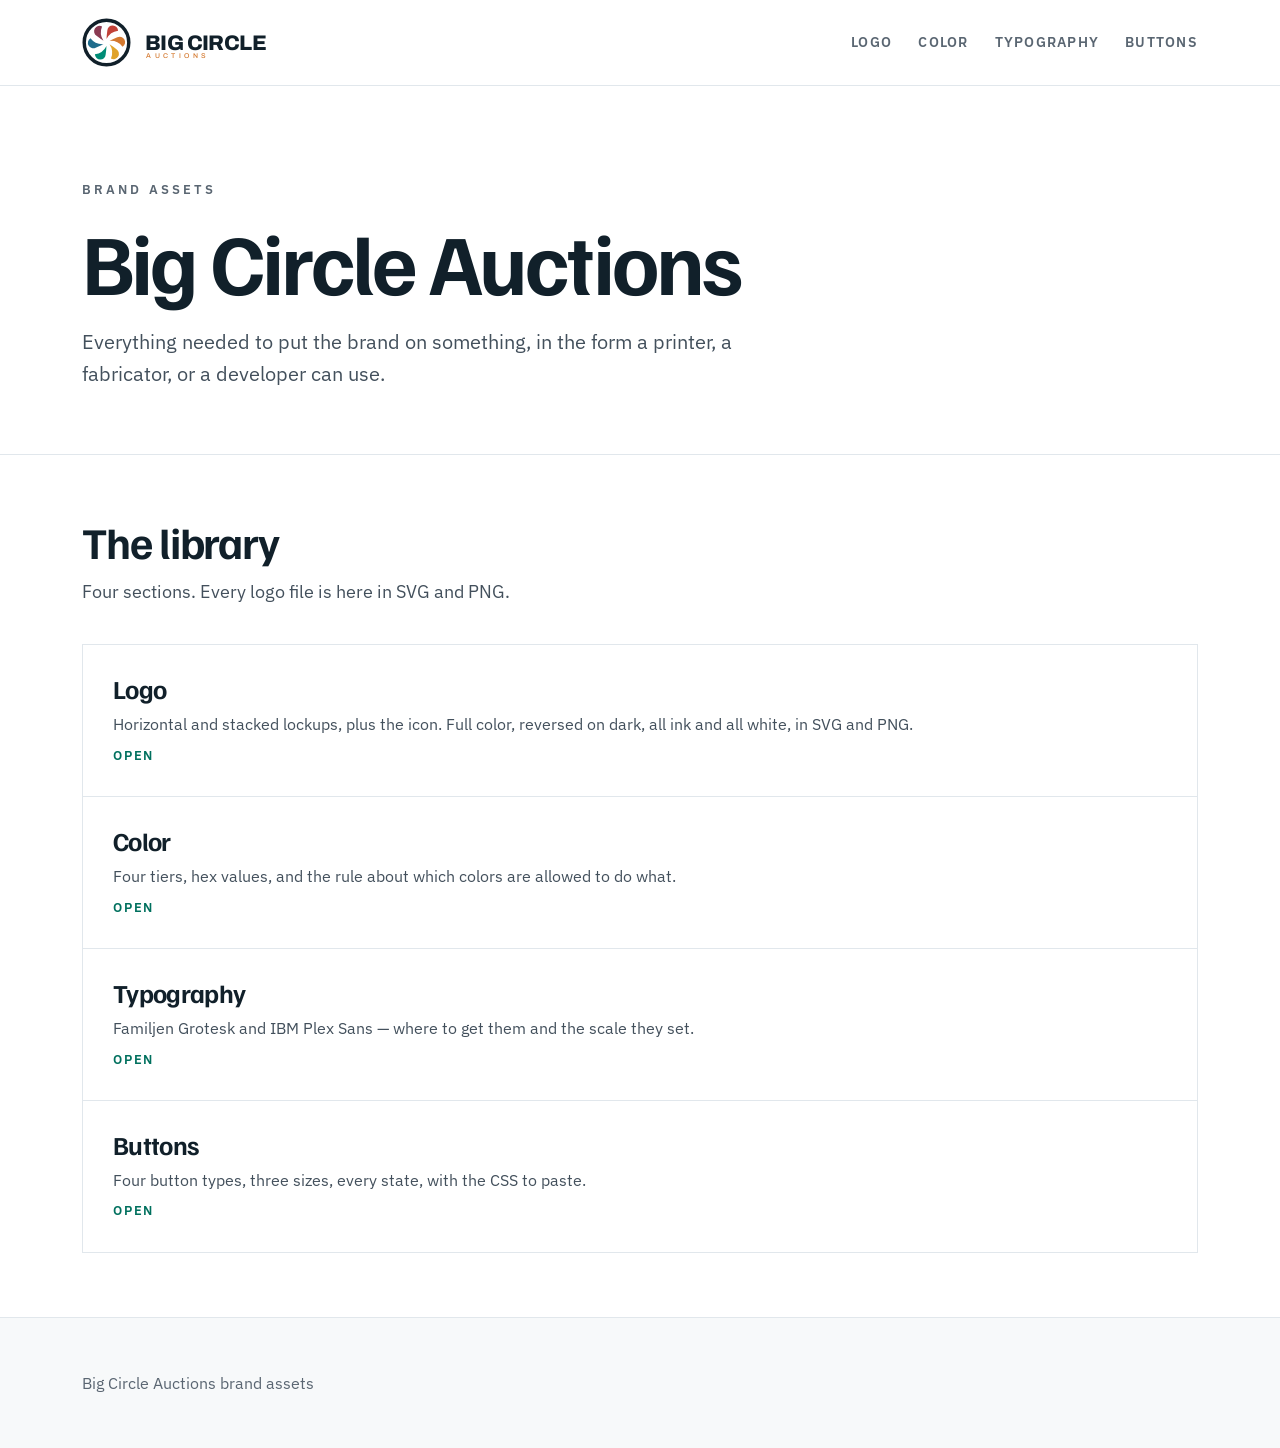
<file: index.html>
<!DOCTYPE html>
<html lang="en">
<head>
<meta charset="utf-8">
<meta name="viewport" content="width=device-width, initial-scale=1.0">
<title>Big Circle Auctions — Brand Assets</title>
<meta name="description" content="Big Circle Auctions brand assets — logo, color, usage, typography and buttons, ready to download.">
<link rel="icon" href="assets/logo/favicon.svg" type="image/svg+xml">
<link rel="preconnect" href="https://fonts.googleapis.com">
<link rel="preconnect" href="https://fonts.gstatic.com" crossorigin>
<link rel="stylesheet" href="https://fonts.googleapis.com/css2?family=Archivo:wght@400;500;600;700;800&family=Familjen+Grotesk:wght@400;500;600;700&family=IBM+Plex+Sans:wght@400;500;600&display=swap">
<link rel="stylesheet" href="style.css">
</head>
<body>
<header class="mast"><div class="wrap">
  <a class="home" href="index.html"><svg class="lockup" xmlns="http://www.w3.org/2000/svg" viewBox="0 0 376.5 100" role="img" aria-label="Big Circle Auctions"> <circle cx="50" cy="50" r="45.5" fill="none" stroke="#11202A" stroke-width="7"></circle><path fill="#C24138" d="M50 42.8A216.07 216.07 0 0 1 51.69 25.53A11 11 0 0 1 73.67 25.83A31.02 31.02 0 0 0 50 42.8Z"></path><path fill="#D4792F" d="M56.24 46.4A216.07 216.07 0 0 1 72.04 39.23A11 11 0 0 1 82.76 58.42A31.02 31.02 0 0 0 56.24 46.4Z"></path><path fill="#E0A32B" d="M56.24 53.6A216.07 216.07 0 0 1 70.35 63.7A11 11 0 0 1 59.09 82.58A31.02 31.02 0 0 0 56.24 53.6Z"></path><path fill="#008C76" d="M50 57.2A216.07 216.07 0 0 1 48.31 74.47A11 11 0 0 1 26.33 74.17A31.02 31.02 0 0 0 50 57.2Z"></path><path fill="#1F6C8C" d="M43.76 53.6A216.07 216.07 0 0 1 27.96 60.77A11 11 0 0 1 17.24 41.58A31.02 31.02 0 0 0 43.76 53.6Z"></path><path fill="#8A3A52" d="M43.76 46.4A216.07 216.07 0 0 1 29.65 36.3A11 11 0 0 1 40.91 17.42A31.02 31.02 0 0 0 43.76 46.4Z"></path> <text x="128" y="65.5" textLength="248.34" lengthAdjust="spacing" font-family="Archivo, 'Archivo Black', Helvetica Neue, Helvetica, Arial, sans-serif" font-size="43.1" font-weight="800" letter-spacing="-0.9482" fill="#11202A">BIG CIRCLE</text> <text x="130.9" y="82.1" textLength="129.37" lengthAdjust="spacing" font-family="Archivo, 'Archivo Black', Helvetica Neue, Helvetica, Arial, sans-serif" font-size="14.08" font-weight="500" letter-spacing="7.04" fill="#D4792F">AUCTIONS</text> </svg></a>
  <nav>
    <a href="logo/index.html">Logo</a>
    <a href="color/index.html">Color</a>
    <a href="typography/index.html">Typography</a>
    <a href="buttons/index.html">Buttons</a>
  </nav>
</div></header>

<div class="hero"><div class="wrap">
  <span class="eyebrow">Brand assets</span>
  <h1>Big Circle Auctions</h1>
  <p class="lede">Everything needed to put the brand on something, in the form a printer, a fabricator, or a developer can use.</p>
</div></div>
<section><div class="wrap">
  <h2>The library</h2>
  <p class="sub">Four sections. Every logo file is here in SVG and PNG.</p>
  <div class="cards">
  <a class="card" href="logo/index.html"><span class="k">Logo</span><p>Horizontal and stacked lockups, plus the icon. Full color, reversed on dark, all ink and all white, in SVG and PNG.</p><span class="go">Open</span></a>
  <a class="card" href="color/index.html"><span class="k">Color</span><p>Four tiers, hex values, and the rule about which colors are allowed to do what.</p><span class="go">Open</span></a>
  <a class="card" href="typography/index.html"><span class="k">Typography</span><p>Familjen Grotesk and IBM Plex Sans — where to get them and the scale they set.</p><span class="go">Open</span></a>
  <a class="card" href="buttons/index.html"><span class="k">Buttons</span><p>Four button types, three sizes, every state, with the CSS to paste.</p><span class="go">Open</span></a>
  </div>
</div></section>
<footer><div class="wrap">
  <span>Big Circle Auctions brand assets</span>
</div></footer>
</body>
</html>
</file>
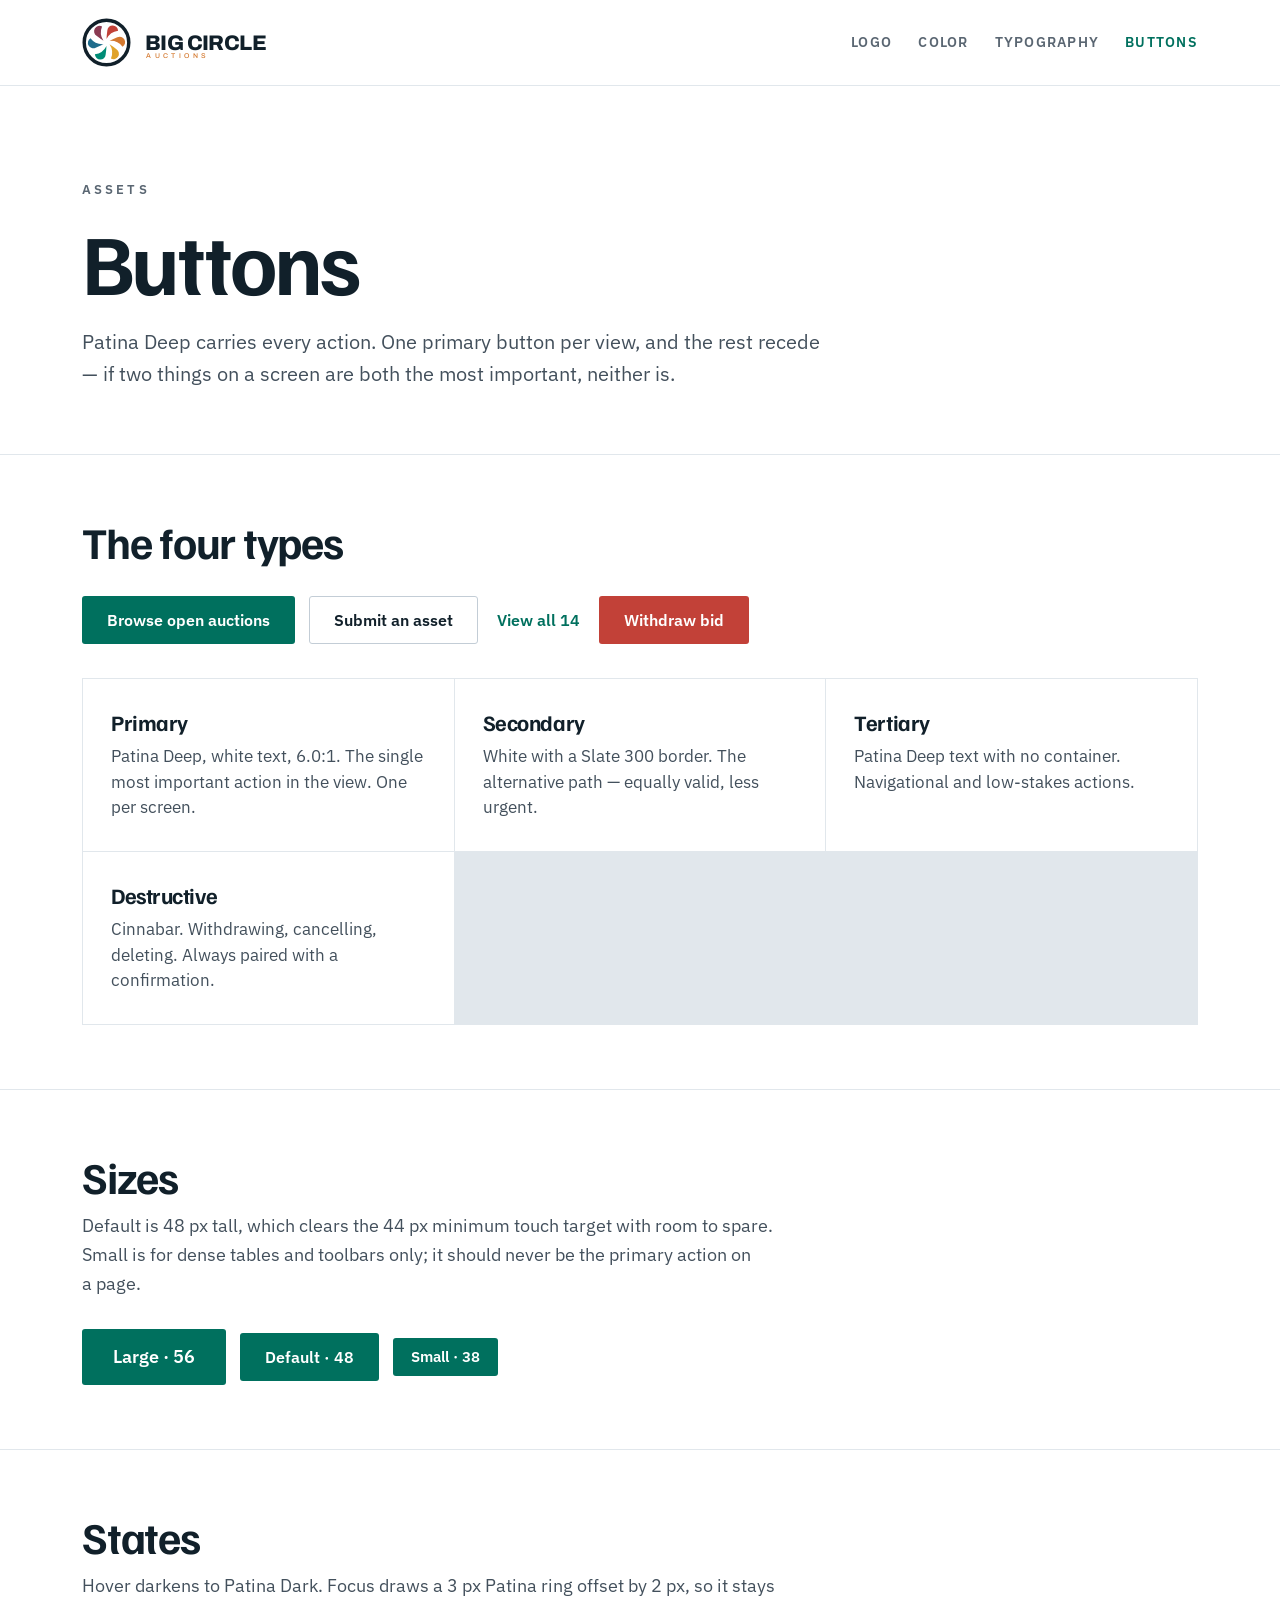
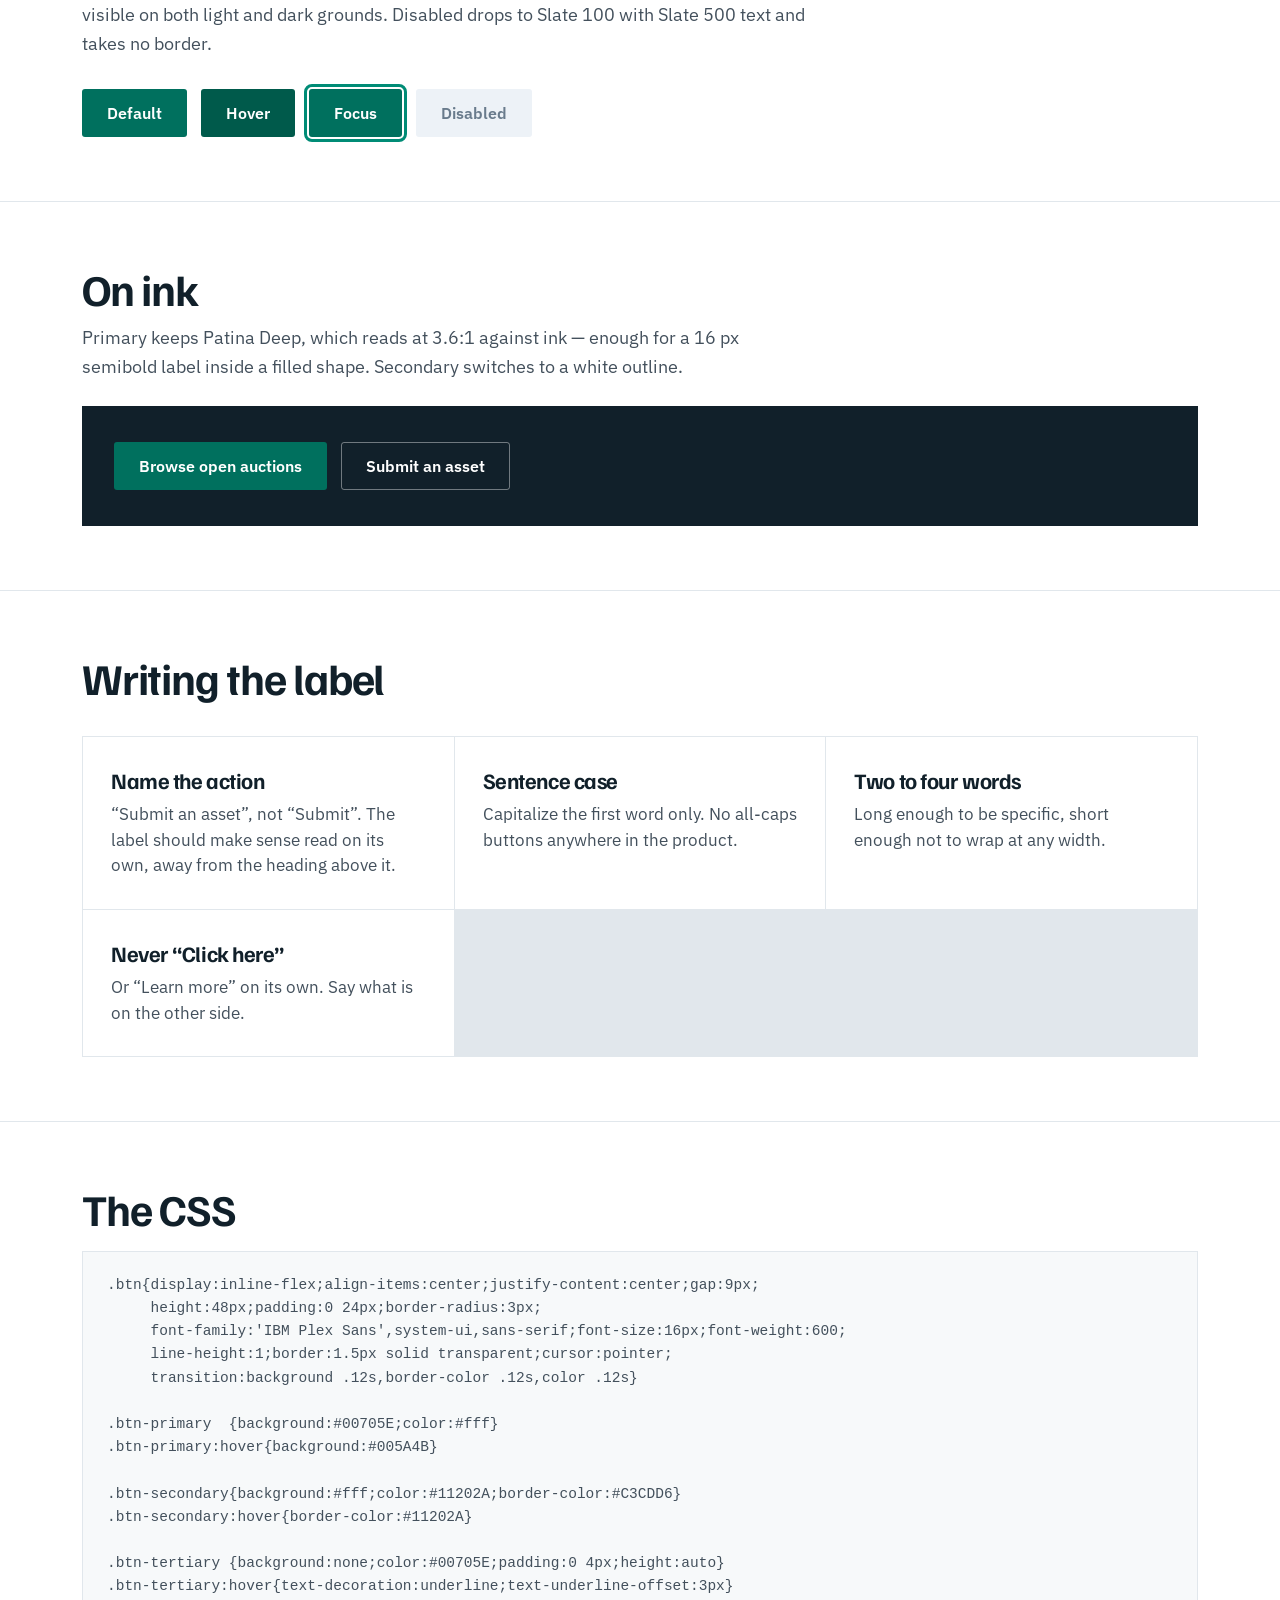
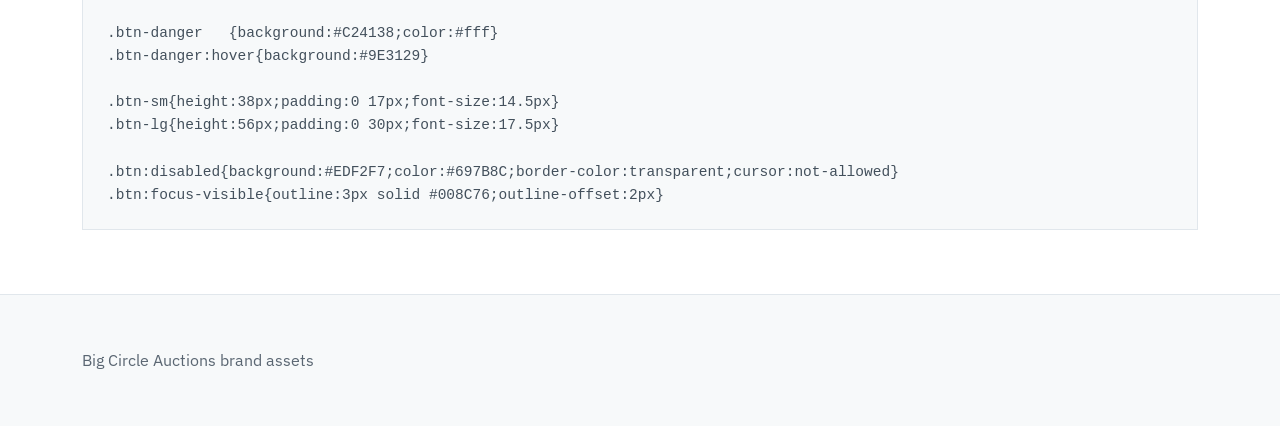
<file: buttons/index.html>
<!DOCTYPE html>
<html lang="en">
<head>
<meta charset="utf-8">
<meta name="viewport" content="width=device-width, initial-scale=1.0">
<title>Big Circle Auctions — Buttons</title>
<meta name="description" content="Big Circle Auctions button styles — four types, three sizes, every state, with CSS.">
<link rel="icon" href="../assets/logo/favicon.svg" type="image/svg+xml">
<link rel="preconnect" href="https://fonts.googleapis.com">
<link rel="preconnect" href="https://fonts.gstatic.com" crossorigin>
<link rel="stylesheet" href="https://fonts.googleapis.com/css2?family=Archivo:wght@400;500;600;700;800&family=Familjen+Grotesk:wght@400;500;600;700&family=IBM+Plex+Sans:wght@400;500;600&display=swap">
<link rel="stylesheet" href="../style.css">
</head>
<body>
<header class="mast"><div class="wrap">
  <a class="home" href="../index.html"><svg class="lockup" xmlns="http://www.w3.org/2000/svg" viewBox="0 0 376.5 100" role="img" aria-label="Big Circle Auctions"> <circle cx="50" cy="50" r="45.5" fill="none" stroke="#11202A" stroke-width="7"></circle><path fill="#C24138" d="M50 42.8A216.07 216.07 0 0 1 51.69 25.53A11 11 0 0 1 73.67 25.83A31.02 31.02 0 0 0 50 42.8Z"></path><path fill="#D4792F" d="M56.24 46.4A216.07 216.07 0 0 1 72.04 39.23A11 11 0 0 1 82.76 58.42A31.02 31.02 0 0 0 56.24 46.4Z"></path><path fill="#E0A32B" d="M56.24 53.6A216.07 216.07 0 0 1 70.35 63.7A11 11 0 0 1 59.09 82.58A31.02 31.02 0 0 0 56.24 53.6Z"></path><path fill="#008C76" d="M50 57.2A216.07 216.07 0 0 1 48.31 74.47A11 11 0 0 1 26.33 74.17A31.02 31.02 0 0 0 50 57.2Z"></path><path fill="#1F6C8C" d="M43.76 53.6A216.07 216.07 0 0 1 27.96 60.77A11 11 0 0 1 17.24 41.58A31.02 31.02 0 0 0 43.76 53.6Z"></path><path fill="#8A3A52" d="M43.76 46.4A216.07 216.07 0 0 1 29.65 36.3A11 11 0 0 1 40.91 17.42A31.02 31.02 0 0 0 43.76 46.4Z"></path> <text x="128" y="65.5" textLength="248.34" lengthAdjust="spacing" font-family="Archivo, 'Archivo Black', Helvetica Neue, Helvetica, Arial, sans-serif" font-size="43.1" font-weight="800" letter-spacing="-0.9482" fill="#11202A">BIG CIRCLE</text> <text x="130.9" y="82.1" textLength="129.37" lengthAdjust="spacing" font-family="Archivo, 'Archivo Black', Helvetica Neue, Helvetica, Arial, sans-serif" font-size="14.08" font-weight="500" letter-spacing="7.04" fill="#D4792F">AUCTIONS</text> </svg></a>
  <nav>
    <a href="../logo/index.html">Logo</a>
    <a href="../color/index.html">Color</a>
    <a href="../typography/index.html">Typography</a>
    <a href="../buttons/index.html" aria-current="page">Buttons</a>
  </nav>
</div></header>

<div class="hero"><div class="wrap">
  <span class="eyebrow">Assets</span>
  <h1>Buttons</h1>
  <p class="lede">Patina Deep carries every action. One primary button per view, and the rest recede &mdash; if two things on a screen are both the most important, neither is.</p>
</div></div>
<section><div class="wrap">
  <h2>The four types</h2>
  <div class="btnrow">
    <button class="btn btn-primary" type="button">Browse open auctions</button>
    <button class="btn btn-secondary" type="button">Submit an asset</button>
    <button class="btn btn-tertiary" type="button">View all 14</button>
    <button class="btn btn-danger" type="button">Withdraw bid</button>
  </div>
  <div class="rules">
    <div><h4>Primary</h4><p>Patina Deep, white text, 6.0:1. The single most important action in the view. One per screen.</p></div>
    <div><h4>Secondary</h4><p>White with a Slate 300 border. The alternative path &mdash; equally valid, less urgent.</p></div>
    <div><h4>Tertiary</h4><p>Patina Deep text with no container. Navigational and low-stakes actions.</p></div>
    <div><h4>Destructive</h4><p>Cinnabar. Withdrawing, cancelling, deleting. Always paired with a confirmation.</p></div>
  </div>
</div></section>
<section><div class="wrap">
  <h2>Sizes</h2>
  <p class="sub">Default is 48&nbsp;px tall, which clears the 44&nbsp;px minimum touch target with room to spare. Small is for dense tables and toolbars only; it should never be the primary action on a page.</p>
  <div class="btnrow">
    <button class="btn btn-primary btn-lg" type="button">Large &middot; 56</button>
    <button class="btn btn-primary" type="button">Default &middot; 48</button>
    <button class="btn btn-primary btn-sm" type="button">Small &middot; 38</button>
  </div>
</div></section>
<section><div class="wrap">
  <h2>States</h2>
  <p class="sub">Hover darkens to Patina Dark. Focus draws a 3&nbsp;px Patina ring offset by 2&nbsp;px, so it stays visible on both light and dark grounds. Disabled drops to Slate 100 with Slate 500 text and takes no border.</p>
  <div class="btnrow">
    <button class="btn btn-primary" type="button">Default</button>
    <button class="btn btn-primary" type="button" style="background:#005A4B">Hover</button>
    <button class="btn btn-primary" type="button" style="outline:3px solid #008C76;outline-offset:2px">Focus</button>
    <button class="btn btn-primary" type="button" disabled>Disabled</button>
  </div>
</div></section>
<section><div class="wrap">
  <h2>On ink</h2>
  <p class="sub">Primary keeps Patina Deep, which reads at 3.6:1 against ink &mdash; enough for a 16&nbsp;px semibold label inside a filled shape. Secondary switches to a white outline.</p>
  <div class="onink">
    <div class="btnrow" style="margin-top:0">
      <button class="btn btn-primary" type="button">Browse open auctions</button>
      <button class="btn btn-secondary" type="button">Submit an asset</button>
    </div>
  </div>
</div></section>
<section><div class="wrap">
  <h2>Writing the label</h2>
  <div class="rules">
    <div><h4>Name the action</h4><p>&ldquo;Submit an asset&rdquo;, not &ldquo;Submit&rdquo;. The label should make sense read on its own, away from the heading above it.</p></div>
    <div><h4>Sentence case</h4><p>Capitalize the first word only. No all-caps buttons anywhere in the product.</p></div>
    <div><h4>Two to four words</h4><p>Long enough to be specific, short enough not to wrap at any width.</p></div>
    <div><h4>Never &ldquo;Click here&rdquo;</h4><p>Or &ldquo;Learn more&rdquo; on its own. Say what is on the other side.</p></div>
  </div>
</div></section>
<section><div class="wrap">
  <h2>The CSS</h2>
  <pre>.btn{display:inline-flex;align-items:center;justify-content:center;gap:9px;
     height:48px;padding:0 24px;border-radius:3px;
     font-family:'IBM Plex Sans',system-ui,sans-serif;font-size:16px;font-weight:600;
     line-height:1;border:1.5px solid transparent;cursor:pointer;
     transition:background .12s,border-color .12s,color .12s}

.btn-primary  {background:#00705E;color:#fff}
.btn-primary:hover{background:#005A4B}

.btn-secondary{background:#fff;color:#11202A;border-color:#C3CDD6}
.btn-secondary:hover{border-color:#11202A}

.btn-tertiary {background:none;color:#00705E;padding:0 4px;height:auto}
.btn-tertiary:hover{text-decoration:underline;text-underline-offset:3px}

.btn-danger   {background:#C24138;color:#fff}
.btn-danger:hover{background:#9E3129}

.btn-sm{height:38px;padding:0 17px;font-size:14.5px}
.btn-lg{height:56px;padding:0 30px;font-size:17.5px}

.btn:disabled{background:#EDF2F7;color:#697B8C;border-color:transparent;cursor:not-allowed}
.btn:focus-visible{outline:3px solid #008C76;outline-offset:2px}</pre>
</div></section>

<footer><div class="wrap">
  <span>Big Circle Auctions brand assets</span>
</div></footer>
</body>
</html>
</file>
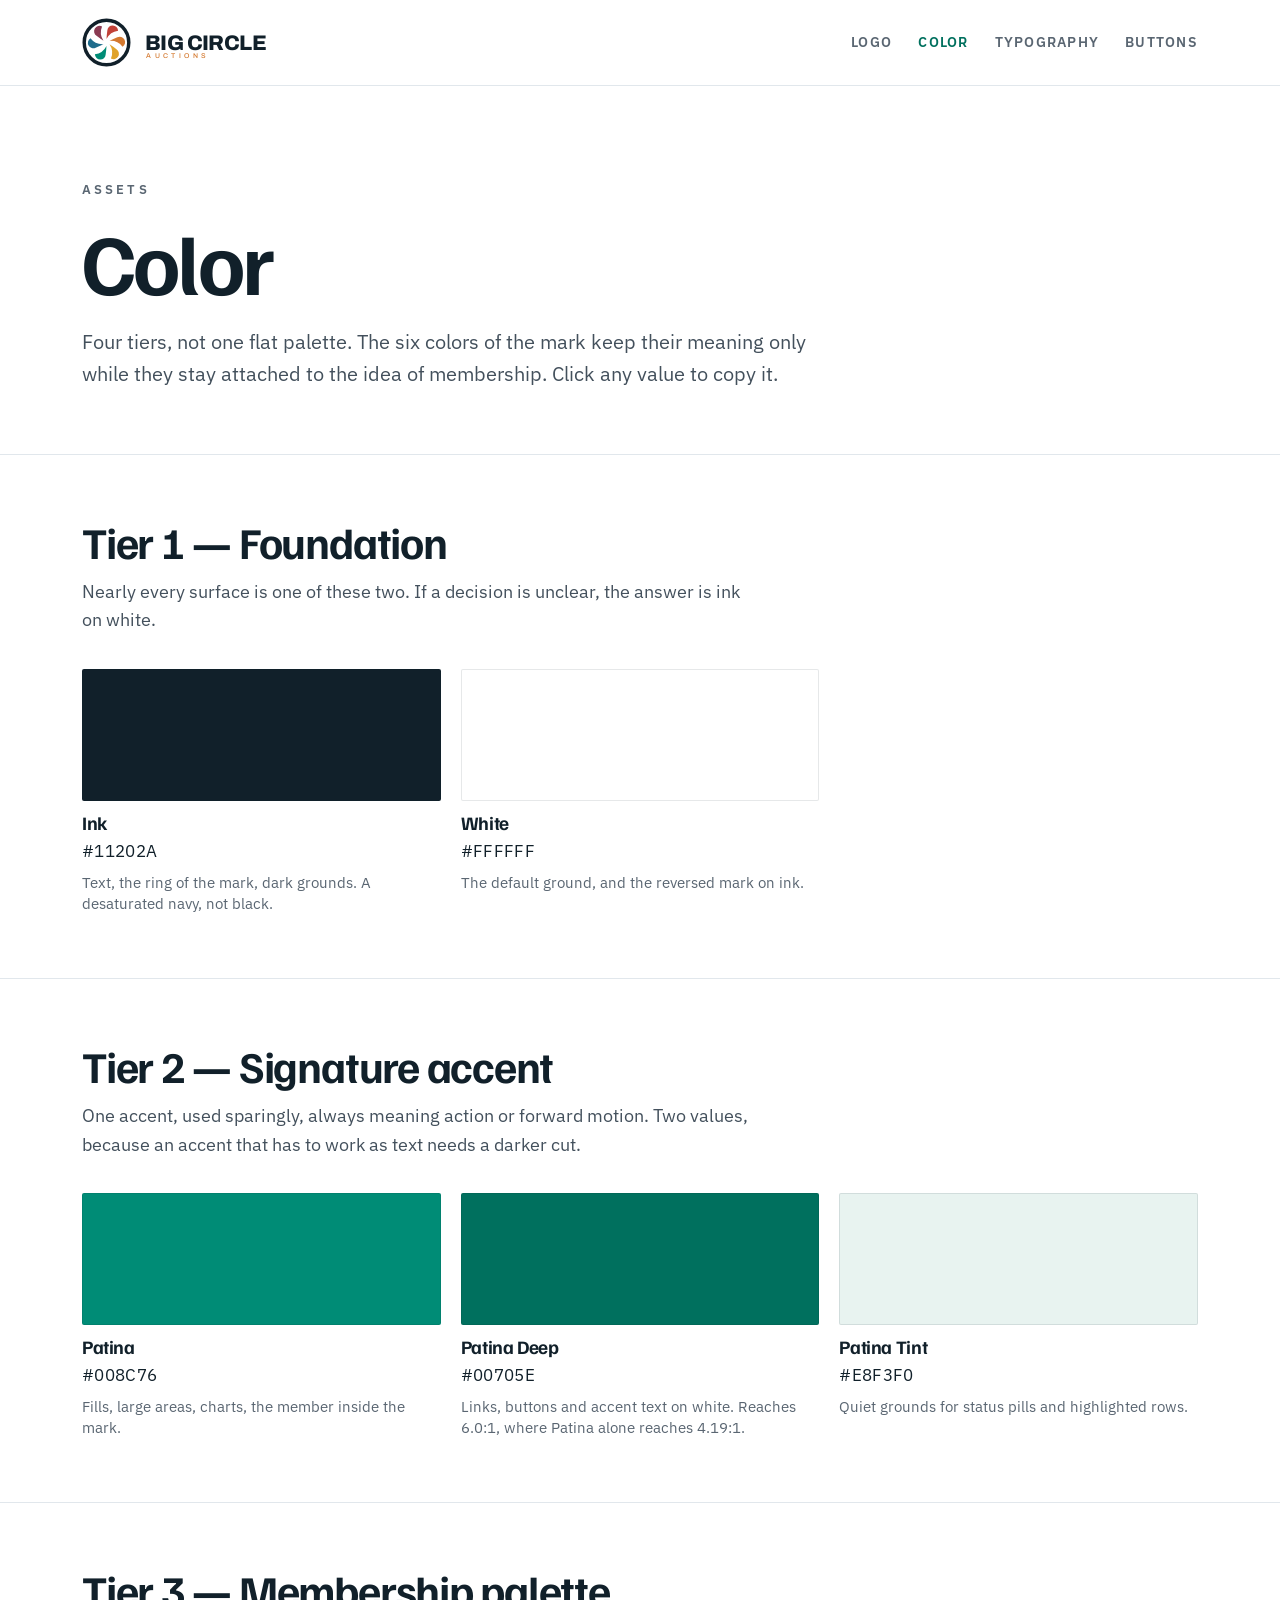
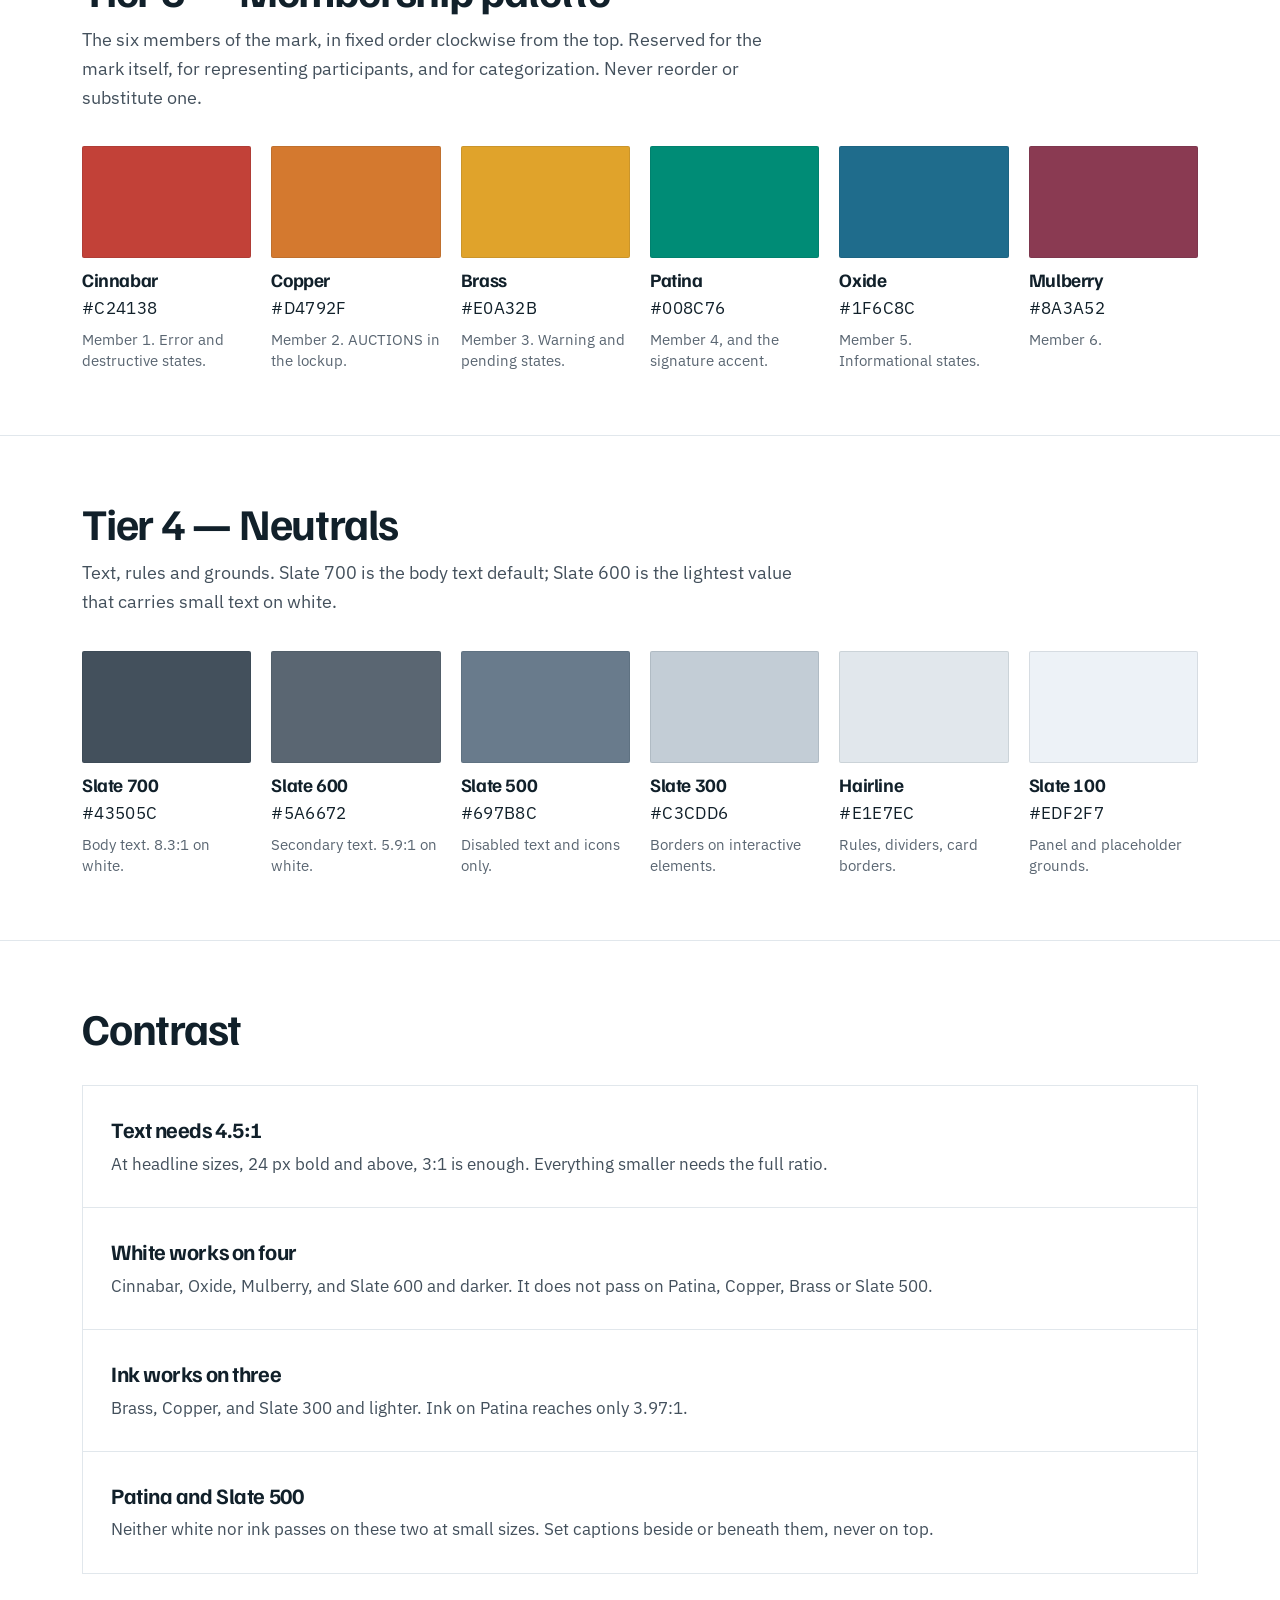
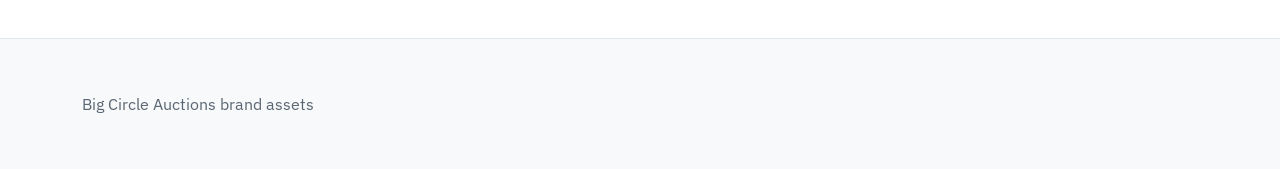
<file: color/index.html>
<!DOCTYPE html>
<html lang="en">
<head>
<meta charset="utf-8">
<meta name="viewport" content="width=device-width, initial-scale=1.0">
<title>Big Circle Auctions — Color</title>
<meta name="description" content="Big Circle Auctions color — four tiers, hex values, and the rules governing each.">
<link rel="icon" href="../assets/logo/favicon.svg" type="image/svg+xml">
<link rel="preconnect" href="https://fonts.googleapis.com">
<link rel="preconnect" href="https://fonts.gstatic.com" crossorigin>
<link rel="stylesheet" href="https://fonts.googleapis.com/css2?family=Archivo:wght@400;500;600;700;800&family=Familjen+Grotesk:wght@400;500;600;700&family=IBM+Plex+Sans:wght@400;500;600&display=swap">
<link rel="stylesheet" href="../style.css">
</head>
<body>
<header class="mast"><div class="wrap">
  <a class="home" href="../index.html"><svg class="lockup" xmlns="http://www.w3.org/2000/svg" viewBox="0 0 376.5 100" role="img" aria-label="Big Circle Auctions"> <circle cx="50" cy="50" r="45.5" fill="none" stroke="#11202A" stroke-width="7"></circle><path fill="#C24138" d="M50 42.8A216.07 216.07 0 0 1 51.69 25.53A11 11 0 0 1 73.67 25.83A31.02 31.02 0 0 0 50 42.8Z"></path><path fill="#D4792F" d="M56.24 46.4A216.07 216.07 0 0 1 72.04 39.23A11 11 0 0 1 82.76 58.42A31.02 31.02 0 0 0 56.24 46.4Z"></path><path fill="#E0A32B" d="M56.24 53.6A216.07 216.07 0 0 1 70.35 63.7A11 11 0 0 1 59.09 82.58A31.02 31.02 0 0 0 56.24 53.6Z"></path><path fill="#008C76" d="M50 57.2A216.07 216.07 0 0 1 48.31 74.47A11 11 0 0 1 26.33 74.17A31.02 31.02 0 0 0 50 57.2Z"></path><path fill="#1F6C8C" d="M43.76 53.6A216.07 216.07 0 0 1 27.96 60.77A11 11 0 0 1 17.24 41.58A31.02 31.02 0 0 0 43.76 53.6Z"></path><path fill="#8A3A52" d="M43.76 46.4A216.07 216.07 0 0 1 29.65 36.3A11 11 0 0 1 40.91 17.42A31.02 31.02 0 0 0 43.76 46.4Z"></path> <text x="128" y="65.5" textLength="248.34" lengthAdjust="spacing" font-family="Archivo, 'Archivo Black', Helvetica Neue, Helvetica, Arial, sans-serif" font-size="43.1" font-weight="800" letter-spacing="-0.9482" fill="#11202A">BIG CIRCLE</text> <text x="130.9" y="82.1" textLength="129.37" lengthAdjust="spacing" font-family="Archivo, 'Archivo Black', Helvetica Neue, Helvetica, Arial, sans-serif" font-size="14.08" font-weight="500" letter-spacing="7.04" fill="#D4792F">AUCTIONS</text> </svg></a>
  <nav>
    <a href="../logo/index.html">Logo</a>
    <a href="../color/index.html" aria-current="page">Color</a>
    <a href="../typography/index.html">Typography</a>
    <a href="../buttons/index.html">Buttons</a>
  </nav>
</div></header>

<div class="hero"><div class="wrap">
  <span class="eyebrow">Assets</span>
  <h1>Color</h1>
  <p class="lede">Four tiers, not one flat palette. The six colors of the mark keep their meaning only while they stay attached to the idea of membership. Click any value to copy it.</p>
</div></div>
<section><div class="wrap">
  <h2>Tier 1 &mdash; Foundation</h2>
  <p class="sub">Nearly every surface is one of these two. If a decision is unclear, the answer is ink on white.</p>
  <div class="swatches">
    <div class="sw"><div class="block" style="background:#11202A"></div><div><div class="n">Ink</div><div class="h"><button class="hexbtn" type="button">#11202A</button></div><div class="r">Text, the ring of the mark, dark grounds. A desaturated navy, not black.</div></div></div>
    <div class="sw"><div class="block" style="background:#FFFFFF"></div><div><div class="n">White</div><div class="h"><button class="hexbtn" type="button">#FFFFFF</button></div><div class="r">The default ground, and the reversed mark on ink.</div></div></div>
  </div>
</div></section>
<section><div class="wrap">
  <h2>Tier 2 &mdash; Signature accent</h2>
  <p class="sub">One accent, used sparingly, always meaning action or forward motion. Two values, because an accent that has to work as text needs a darker cut.</p>
  <div class="swatches">
    <div class="sw"><div class="block" style="background:#008C76"></div><div><div class="n">Patina</div><div class="h"><button class="hexbtn" type="button">#008C76</button></div><div class="r">Fills, large areas, charts, the member inside the mark.</div></div></div>
    <div class="sw"><div class="block" style="background:#00705E"></div><div><div class="n">Patina Deep</div><div class="h"><button class="hexbtn" type="button">#00705E</button></div><div class="r">Links, buttons and accent text on white. Reaches 6.0:1, where Patina alone reaches 4.19:1.</div></div></div>
    <div class="sw"><div class="block" style="background:#E8F3F0"></div><div><div class="n">Patina Tint</div><div class="h"><button class="hexbtn" type="button">#E8F3F0</button></div><div class="r">Quiet grounds for status pills and highlighted rows.</div></div></div>
  </div>
</div></section>
<section><div class="wrap">
  <h2>Tier 3 &mdash; Membership palette</h2>
  <p class="sub">The six members of the mark, in fixed order clockwise from the top. Reserved for the mark itself, for representing participants, and for categorization. Never reorder or substitute one.</p>
  <div class="swatches six">
    <div class="sw"><div class="block" style="background:#C24138"></div><div><div class="n">Cinnabar</div><div class="h"><button class="hexbtn" type="button">#C24138</button></div><div class="r">Member 1. Error and destructive states.</div></div></div>
    <div class="sw"><div class="block" style="background:#D4792F"></div><div><div class="n">Copper</div><div class="h"><button class="hexbtn" type="button">#D4792F</button></div><div class="r">Member 2. AUCTIONS in the lockup.</div></div></div>
    <div class="sw"><div class="block" style="background:#E0A32B"></div><div><div class="n">Brass</div><div class="h"><button class="hexbtn" type="button">#E0A32B</button></div><div class="r">Member 3. Warning and pending states.</div></div></div>
    <div class="sw"><div class="block" style="background:#008C76"></div><div><div class="n">Patina</div><div class="h"><button class="hexbtn" type="button">#008C76</button></div><div class="r">Member 4, and the signature accent.</div></div></div>
    <div class="sw"><div class="block" style="background:#1F6C8C"></div><div><div class="n">Oxide</div><div class="h"><button class="hexbtn" type="button">#1F6C8C</button></div><div class="r">Member 5. Informational states.</div></div></div>
    <div class="sw"><div class="block" style="background:#8A3A52"></div><div><div class="n">Mulberry</div><div class="h"><button class="hexbtn" type="button">#8A3A52</button></div><div class="r">Member 6.</div></div></div>
  </div>
</div></section>
<section><div class="wrap">
  <h2>Tier 4 &mdash; Neutrals</h2>
  <p class="sub">Text, rules and grounds. Slate 700 is the body text default; Slate 600 is the lightest value that carries small text on white.</p>
  <div class="swatches six">
    <div class="sw"><div class="block" style="background:#43505C"></div><div><div class="n">Slate 700</div><div class="h"><button class="hexbtn" type="button">#43505C</button></div><div class="r">Body text. 8.3:1 on white.</div></div></div>
    <div class="sw"><div class="block" style="background:#5A6672"></div><div><div class="n">Slate 600</div><div class="h"><button class="hexbtn" type="button">#5A6672</button></div><div class="r">Secondary text. 5.9:1 on white.</div></div></div>
    <div class="sw"><div class="block" style="background:#697B8C"></div><div><div class="n">Slate 500</div><div class="h"><button class="hexbtn" type="button">#697B8C</button></div><div class="r">Disabled text and icons only.</div></div></div>
    <div class="sw"><div class="block" style="background:#C3CDD6"></div><div><div class="n">Slate 300</div><div class="h"><button class="hexbtn" type="button">#C3CDD6</button></div><div class="r">Borders on interactive elements.</div></div></div>
    <div class="sw"><div class="block" style="background:#E1E7EC"></div><div><div class="n">Hairline</div><div class="h"><button class="hexbtn" type="button">#E1E7EC</button></div><div class="r">Rules, dividers, card borders.</div></div></div>
    <div class="sw"><div class="block" style="background:#EDF2F7"></div><div><div class="n">Slate 100</div><div class="h"><button class="hexbtn" type="button">#EDF2F7</button></div><div class="r">Panel and placeholder grounds.</div></div></div>
  </div>
</div></section>
<section><div class="wrap">
  <h2>Contrast</h2>
  <div class="rules stack">
    <div><h4>Text needs 4.5:1</h4><p>At headline sizes, 24&nbsp;px bold and above, 3:1 is enough. Everything smaller needs the full ratio.</p></div>
    <div><h4>White works on four</h4><p>Cinnabar, Oxide, Mulberry, and Slate 600 and darker. It does not pass on Patina, Copper, Brass or Slate 500.</p></div>
    <div><h4>Ink works on three</h4><p>Brass, Copper, and Slate 300 and lighter. Ink on Patina reaches only 3.97:1.</p></div>
    <div><h4>Patina and Slate 500</h4><p>Neither white nor ink passes on these two at small sizes. Set captions beside or beneath them, never on top.</p></div>
  </div>
</div></section>

<footer><div class="wrap">
  <span>Big Circle Auctions brand assets</span>
</div></footer>
<script>
document.querySelectorAll('.hexbtn').forEach(function(b){b.addEventListener('click',function(){navigator.clipboard.writeText(b.textContent.trim());b.classList.add('copied');setTimeout(function(){b.classList.remove('copied')},1200)})});
</script>
</body>
</html>
</file>
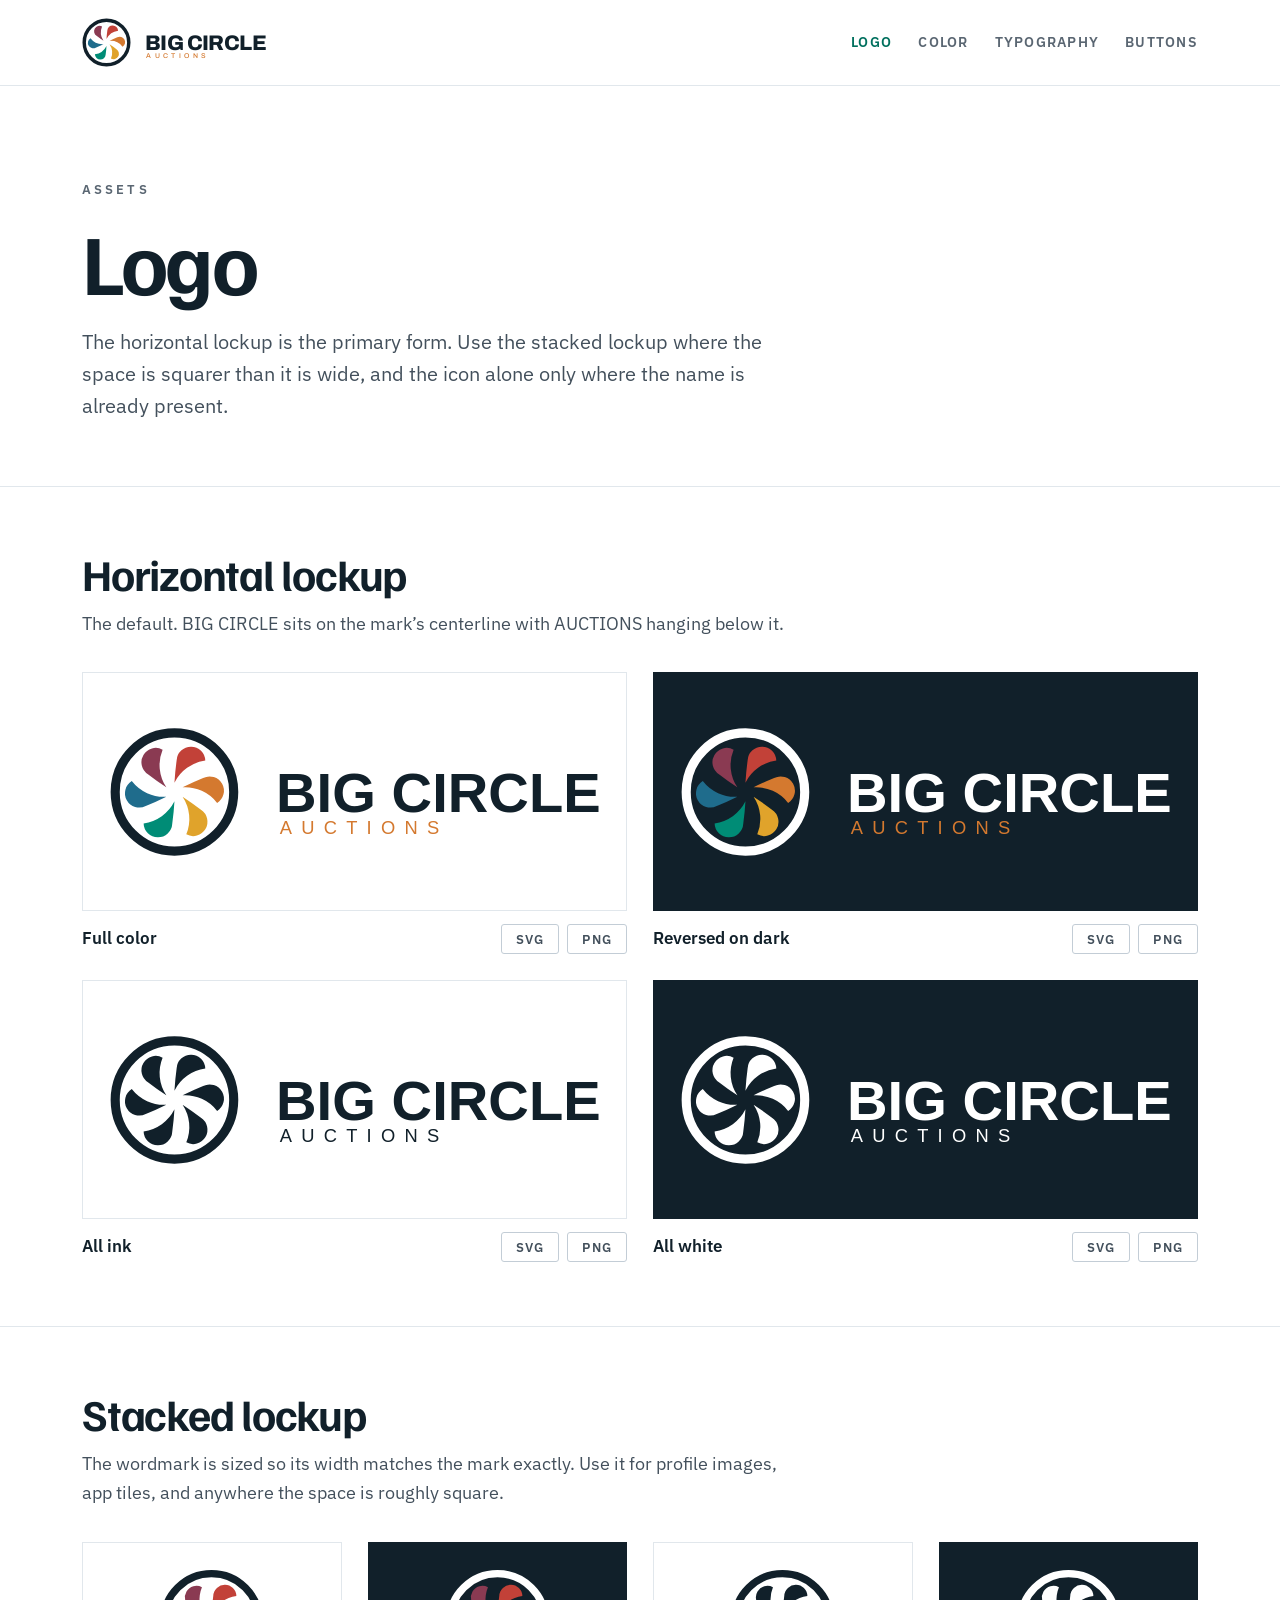
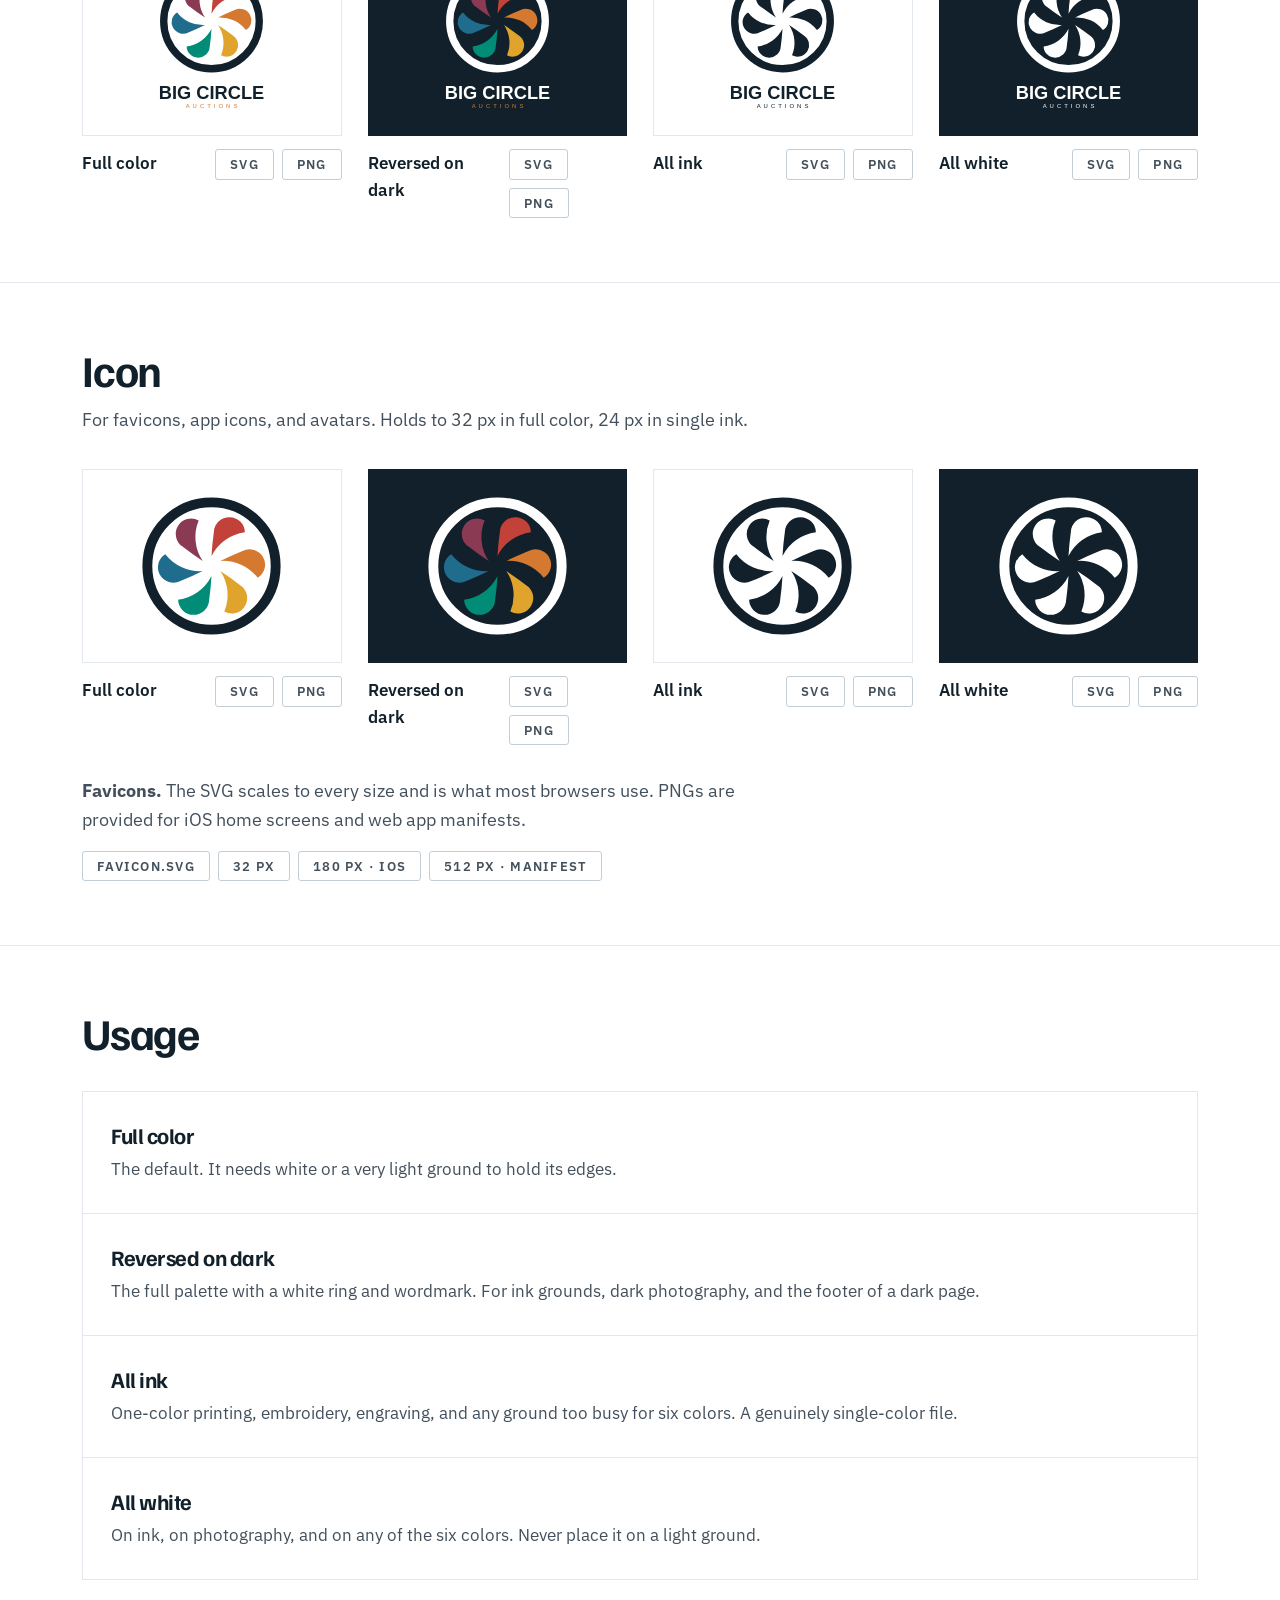
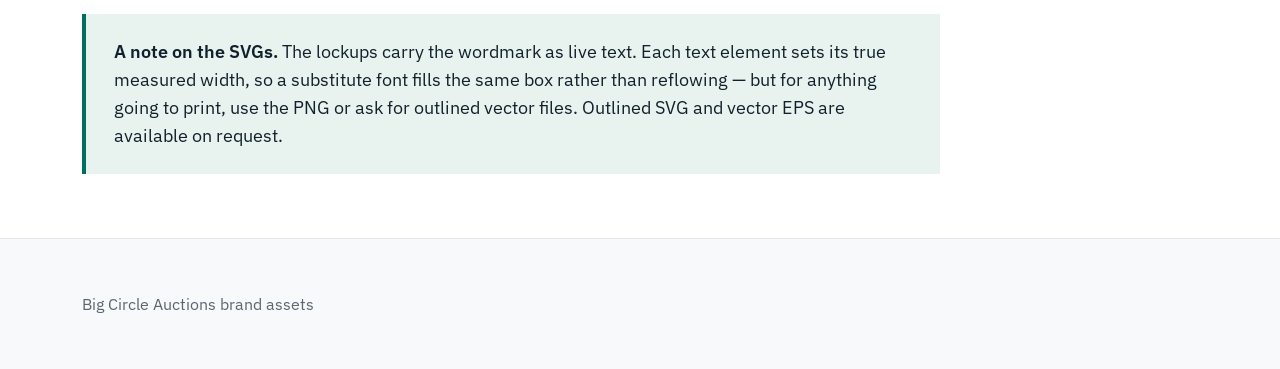
<file: logo/index.html>
<!DOCTYPE html>
<html lang="en">
<head>
<meta charset="utf-8">
<meta name="viewport" content="width=device-width, initial-scale=1.0">
<title>Big Circle Auctions — Logo</title>
<meta name="description" content="Big Circle Auctions logo — horizontal and stacked lockups and the icon, in SVG and PNG.">
<link rel="icon" href="../assets/logo/favicon.svg" type="image/svg+xml">
<link rel="preconnect" href="https://fonts.googleapis.com">
<link rel="preconnect" href="https://fonts.gstatic.com" crossorigin>
<link rel="stylesheet" href="https://fonts.googleapis.com/css2?family=Archivo:wght@400;500;600;700;800&family=Familjen+Grotesk:wght@400;500;600;700&family=IBM+Plex+Sans:wght@400;500;600&display=swap">
<link rel="stylesheet" href="../style.css">
</head>
<body>
<header class="mast"><div class="wrap">
  <a class="home" href="../index.html"><svg class="lockup" xmlns="http://www.w3.org/2000/svg" viewBox="0 0 376.5 100" role="img" aria-label="Big Circle Auctions"> <circle cx="50" cy="50" r="45.5" fill="none" stroke="#11202A" stroke-width="7"></circle><path fill="#C24138" d="M50 42.8A216.07 216.07 0 0 1 51.69 25.53A11 11 0 0 1 73.67 25.83A31.02 31.02 0 0 0 50 42.8Z"></path><path fill="#D4792F" d="M56.24 46.4A216.07 216.07 0 0 1 72.04 39.23A11 11 0 0 1 82.76 58.42A31.02 31.02 0 0 0 56.24 46.4Z"></path><path fill="#E0A32B" d="M56.24 53.6A216.07 216.07 0 0 1 70.35 63.7A11 11 0 0 1 59.09 82.58A31.02 31.02 0 0 0 56.24 53.6Z"></path><path fill="#008C76" d="M50 57.2A216.07 216.07 0 0 1 48.31 74.47A11 11 0 0 1 26.33 74.17A31.02 31.02 0 0 0 50 57.2Z"></path><path fill="#1F6C8C" d="M43.76 53.6A216.07 216.07 0 0 1 27.96 60.77A11 11 0 0 1 17.24 41.58A31.02 31.02 0 0 0 43.76 53.6Z"></path><path fill="#8A3A52" d="M43.76 46.4A216.07 216.07 0 0 1 29.65 36.3A11 11 0 0 1 40.91 17.42A31.02 31.02 0 0 0 43.76 46.4Z"></path> <text x="128" y="65.5" textLength="248.34" lengthAdjust="spacing" font-family="Archivo, 'Archivo Black', Helvetica Neue, Helvetica, Arial, sans-serif" font-size="43.1" font-weight="800" letter-spacing="-0.9482" fill="#11202A">BIG CIRCLE</text> <text x="130.9" y="82.1" textLength="129.37" lengthAdjust="spacing" font-family="Archivo, 'Archivo Black', Helvetica Neue, Helvetica, Arial, sans-serif" font-size="14.08" font-weight="500" letter-spacing="7.04" fill="#D4792F">AUCTIONS</text> </svg></a>
  <nav>
    <a href="../logo/index.html" aria-current="page">Logo</a>
    <a href="../color/index.html">Color</a>
    <a href="../typography/index.html">Typography</a>
    <a href="../buttons/index.html">Buttons</a>
  </nav>
</div></header>

<div class="hero"><div class="wrap">
  <span class="eyebrow">Assets</span>
  <h1>Logo</h1>
  <p class="lede">The horizontal lockup is the primary form. Use the stacked lockup where the space is squarer than it is wide, and the icon alone only where the name is already present.</p>
</div></div>
<section><div class="wrap">
  <h2>Horizontal lockup</h2>
  <p class="sub">The default. BIG CIRCLE sits on the mark&rsquo;s centerline with AUCTIONS hanging below it.</p>
  <div class="assets wide">
  <div class="asset"><figure>
    <div class="stage"><img src="../assets/logo/lockup-horizontal-fourcolor.svg" alt="Big Circle Auctions horizontal lockup, full color"></div>
    <figcaption class="cap"><b>Full color</b><span class="dl"><a href="../assets/logo/lockup-horizontal-fourcolor.svg" download>SVG</a><a href="../assets/logo/lockup-horizontal-fourcolor.png" download>PNG</a></span></figcaption>
  </figure></div>
  <div class="asset"><figure>
    <div class="stage on-ink"><img src="../assets/logo/lockup-horizontal-reversed.svg" alt="Big Circle Auctions horizontal lockup, full color reversed on ink"></div>
    <figcaption class="cap"><b>Reversed on dark</b><span class="dl"><a href="../assets/logo/lockup-horizontal-reversed.svg" download>SVG</a><a href="../assets/logo/lockup-horizontal-reversed.png" download>PNG</a></span></figcaption>
  </figure></div>
  <div class="asset"><figure>
    <div class="stage"><img src="../assets/logo/lockup-horizontal-ink.svg" alt="Big Circle Auctions horizontal lockup, all ink"></div>
    <figcaption class="cap"><b>All ink</b><span class="dl"><a href="../assets/logo/lockup-horizontal-ink.svg" download>SVG</a><a href="../assets/logo/lockup-horizontal-ink.png" download>PNG</a></span></figcaption>
  </figure></div>
  <div class="asset"><figure>
    <div class="stage on-ink"><img src="../assets/logo/lockup-horizontal-white.svg" alt="Big Circle Auctions horizontal lockup, all white on ink"></div>
    <figcaption class="cap"><b>All white</b><span class="dl"><a href="../assets/logo/lockup-horizontal-white.svg" download>SVG</a><a href="../assets/logo/lockup-horizontal-white.png" download>PNG</a></span></figcaption>
  </figure></div>
  </div>
</div></section>
<section><div class="wrap">
  <h2>Stacked lockup</h2>
  <p class="sub">The wordmark is sized so its width matches the mark exactly. Use it for profile images, app tiles, and anywhere the space is roughly square.</p>
  <div class="assets">
  <div class="asset"><figure>
    <div class="stage"><img src="../assets/logo/lockup-stacked-fourcolor.svg" alt="Big Circle Auctions stacked lockup, full color"></div>
    <figcaption class="cap"><b>Full color</b><span class="dl"><a href="../assets/logo/lockup-stacked-fourcolor.svg" download>SVG</a><a href="../assets/logo/lockup-stacked-fourcolor.png" download>PNG</a></span></figcaption>
  </figure></div>
  <div class="asset"><figure>
    <div class="stage on-ink"><img src="../assets/logo/lockup-stacked-reversed.svg" alt="Big Circle Auctions stacked lockup, full color reversed on ink"></div>
    <figcaption class="cap"><b>Reversed on dark</b><span class="dl"><a href="../assets/logo/lockup-stacked-reversed.svg" download>SVG</a><a href="../assets/logo/lockup-stacked-reversed.png" download>PNG</a></span></figcaption>
  </figure></div>
  <div class="asset"><figure>
    <div class="stage"><img src="../assets/logo/lockup-stacked-ink.svg" alt="Big Circle Auctions stacked lockup, all ink"></div>
    <figcaption class="cap"><b>All ink</b><span class="dl"><a href="../assets/logo/lockup-stacked-ink.svg" download>SVG</a><a href="../assets/logo/lockup-stacked-ink.png" download>PNG</a></span></figcaption>
  </figure></div>
  <div class="asset"><figure>
    <div class="stage on-ink"><img src="../assets/logo/lockup-stacked-white.svg" alt="Big Circle Auctions stacked lockup, all white on ink"></div>
    <figcaption class="cap"><b>All white</b><span class="dl"><a href="../assets/logo/lockup-stacked-white.svg" download>SVG</a><a href="../assets/logo/lockup-stacked-white.png" download>PNG</a></span></figcaption>
  </figure></div>
  </div>
</div></section>
<section><div class="wrap">
  <h2>Icon</h2>
  <p class="sub">For favicons, app icons, and avatars. Holds to 32&nbsp;px in full color, 24&nbsp;px in single ink.</p>
  <div class="assets">
  <div class="asset"><figure>
    <div class="stage"><img src="../assets/logo/icon-fourcolor.svg" alt="Big Circle Auctions icon, full color"></div>
    <figcaption class="cap"><b>Full color</b><span class="dl"><a href="../assets/logo/icon-fourcolor.svg" download>SVG</a><a href="../assets/logo/icon-fourcolor.png" download>PNG</a></span></figcaption>
  </figure></div>
  <div class="asset"><figure>
    <div class="stage on-ink"><img src="../assets/logo/icon-reversed.svg" alt="Big Circle Auctions icon, full color reversed on ink"></div>
    <figcaption class="cap"><b>Reversed on dark</b><span class="dl"><a href="../assets/logo/icon-reversed.svg" download>SVG</a><a href="../assets/logo/icon-reversed.png" download>PNG</a></span></figcaption>
  </figure></div>
  <div class="asset"><figure>
    <div class="stage"><img src="../assets/logo/icon-ink.svg" alt="Big Circle Auctions icon, all ink"></div>
    <figcaption class="cap"><b>All ink</b><span class="dl"><a href="../assets/logo/icon-ink.svg" download>SVG</a><a href="../assets/logo/icon-ink.png" download>PNG</a></span></figcaption>
  </figure></div>
  <div class="asset"><figure>
    <div class="stage on-ink"><img src="../assets/logo/icon-white.svg" alt="Big Circle Auctions icon, all white on ink"></div>
    <figcaption class="cap"><b>All white</b><span class="dl"><a href="../assets/logo/icon-white.svg" download>SVG</a><a href="../assets/logo/icon-white.png" download>PNG</a></span></figcaption>
  </figure></div>
  </div>
  <p class="sub" style="margin-top:32px"><b>Favicons.</b> The SVG scales to every size and is what most browsers use. PNGs are provided for iOS home screens and web app manifests.</p>
  <div class="dl" style="margin-top:16px">
    <a href="../assets/logo/favicon.svg" download>favicon.svg</a>
    <a href="../assets/logo/favicon-32.png" download>32 px</a>
    <a href="../assets/logo/favicon-180.png" download>180 px &middot; iOS</a>
    <a href="../assets/logo/favicon-512.png" download>512 px &middot; manifest</a>
  </div>
</div></section>
<section><div class="wrap">
  <h2>Usage</h2>
  <div class="rules stack">
    <div><h4>Full color</h4><p>The default. It needs white or a very light ground to hold its edges.</p></div>
    <div><h4>Reversed on dark</h4><p>The full palette with a white ring and wordmark. For ink grounds, dark photography, and the footer of a dark page.</p></div>
    <div><h4>All ink</h4><p>One-color printing, embroidery, engraving, and any ground too busy for six colors. A genuinely single-color file.</p></div>
    <div><h4>All white</h4><p>On ink, on photography, and on any of the six colors. Never place it on a light ground.</p></div>
  </div>
  <div class="note"><b>A note on the SVGs.</b> The lockups carry the wordmark as live text. Each text element sets its true measured width, so a substitute font fills the same box rather than reflowing &mdash; but for anything going to print, use the PNG or ask for outlined vector files. Outlined SVG and vector EPS are available on request.</div>
</div></section>

<footer><div class="wrap">
  <span>Big Circle Auctions brand assets</span>
</div></footer>
</body>
</html>
</file>
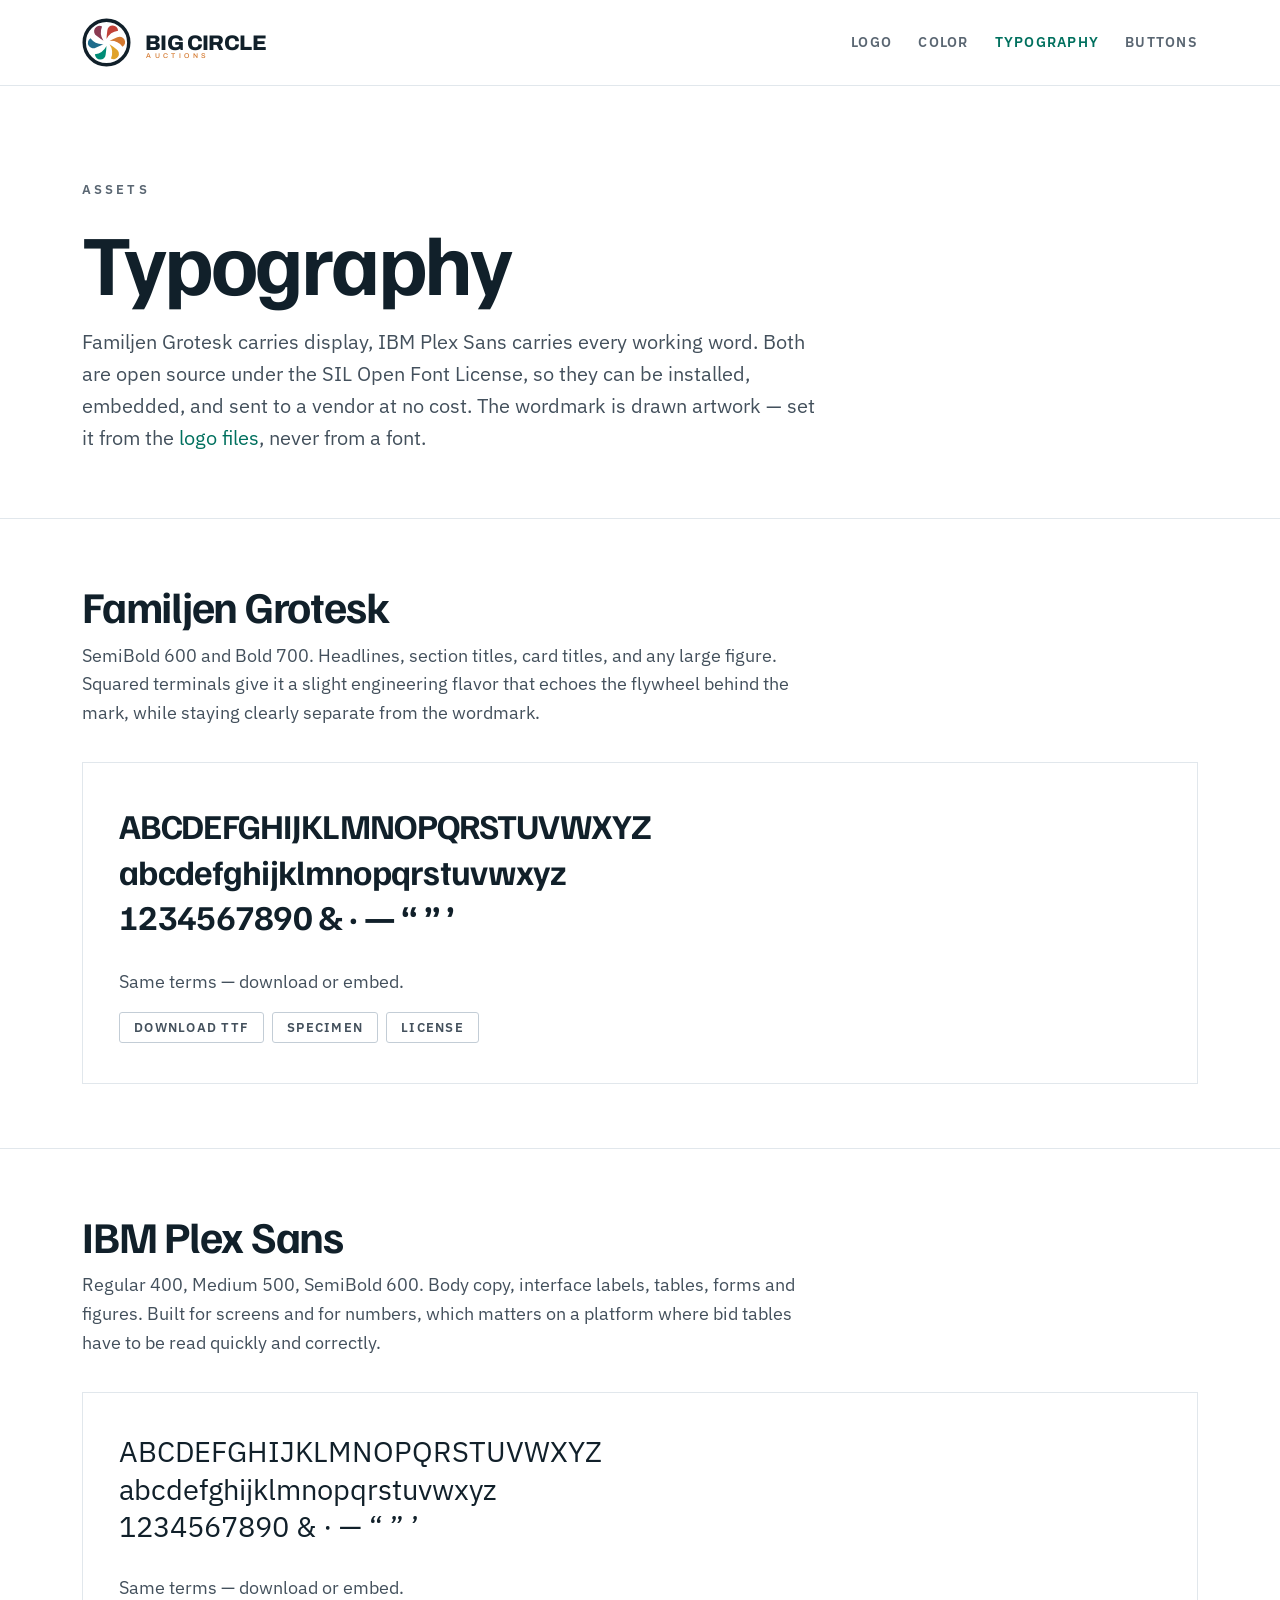
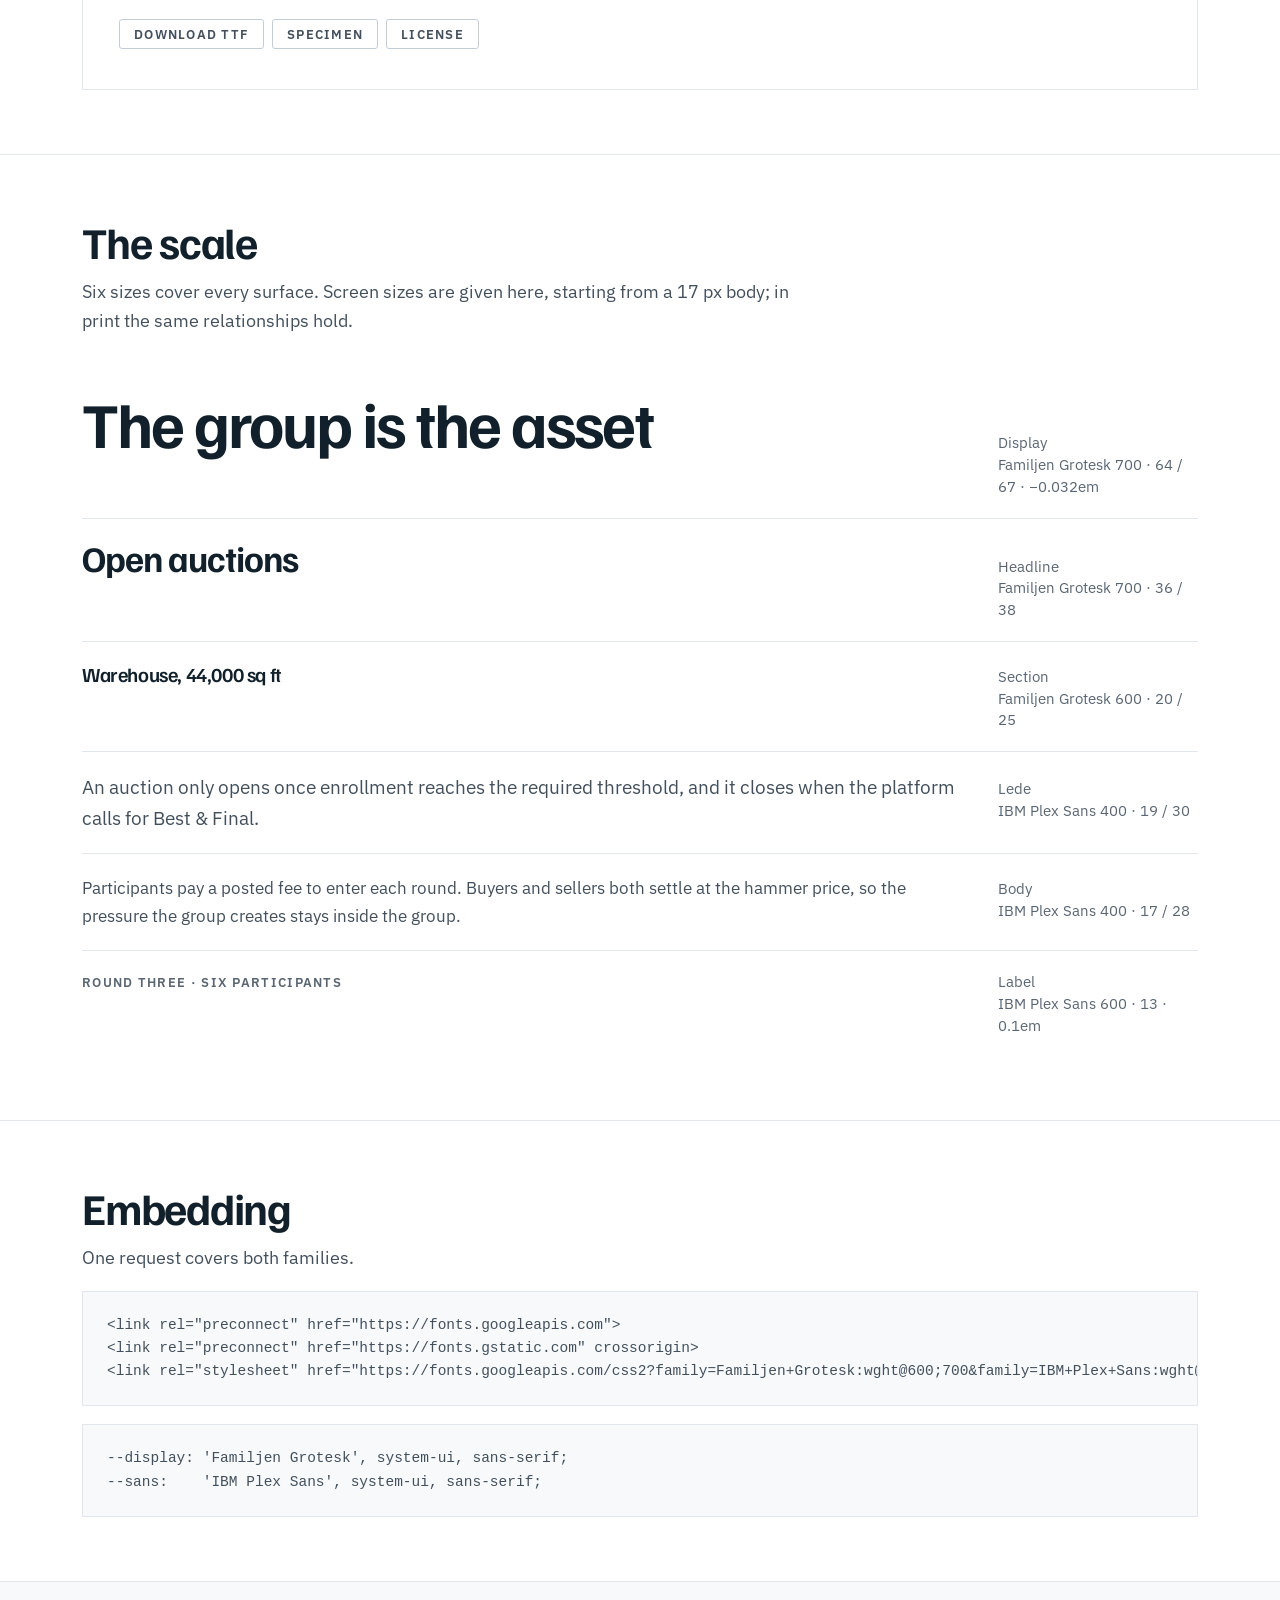
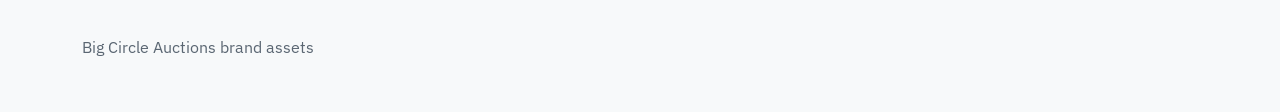
<file: typography/index.html>
<!DOCTYPE html>
<html lang="en">
<head>
<meta charset="utf-8">
<meta name="viewport" content="width=device-width, initial-scale=1.0">
<title>Big Circle Auctions — Typography</title>
<meta name="description" content="Big Circle Auctions typography — Familjen Grotesk and IBM Plex Sans, where to download them, and the type scale.">
<link rel="icon" href="../assets/logo/favicon.svg" type="image/svg+xml">
<link rel="preconnect" href="https://fonts.googleapis.com">
<link rel="preconnect" href="https://fonts.gstatic.com" crossorigin>
<link rel="stylesheet" href="https://fonts.googleapis.com/css2?family=Archivo:wght@400;500;600;700;800&family=Familjen+Grotesk:wght@400;500;600;700&family=IBM+Plex+Sans:wght@400;500;600&display=swap">
<link rel="stylesheet" href="../style.css">
</head>
<body>
<header class="mast"><div class="wrap">
  <a class="home" href="../index.html"><svg class="lockup" xmlns="http://www.w3.org/2000/svg" viewBox="0 0 376.5 100" role="img" aria-label="Big Circle Auctions"> <circle cx="50" cy="50" r="45.5" fill="none" stroke="#11202A" stroke-width="7"></circle><path fill="#C24138" d="M50 42.8A216.07 216.07 0 0 1 51.69 25.53A11 11 0 0 1 73.67 25.83A31.02 31.02 0 0 0 50 42.8Z"></path><path fill="#D4792F" d="M56.24 46.4A216.07 216.07 0 0 1 72.04 39.23A11 11 0 0 1 82.76 58.42A31.02 31.02 0 0 0 56.24 46.4Z"></path><path fill="#E0A32B" d="M56.24 53.6A216.07 216.07 0 0 1 70.35 63.7A11 11 0 0 1 59.09 82.58A31.02 31.02 0 0 0 56.24 53.6Z"></path><path fill="#008C76" d="M50 57.2A216.07 216.07 0 0 1 48.31 74.47A11 11 0 0 1 26.33 74.17A31.02 31.02 0 0 0 50 57.2Z"></path><path fill="#1F6C8C" d="M43.76 53.6A216.07 216.07 0 0 1 27.96 60.77A11 11 0 0 1 17.24 41.58A31.02 31.02 0 0 0 43.76 53.6Z"></path><path fill="#8A3A52" d="M43.76 46.4A216.07 216.07 0 0 1 29.65 36.3A11 11 0 0 1 40.91 17.42A31.02 31.02 0 0 0 43.76 46.4Z"></path> <text x="128" y="65.5" textLength="248.34" lengthAdjust="spacing" font-family="Archivo, 'Archivo Black', Helvetica Neue, Helvetica, Arial, sans-serif" font-size="43.1" font-weight="800" letter-spacing="-0.9482" fill="#11202A">BIG CIRCLE</text> <text x="130.9" y="82.1" textLength="129.37" lengthAdjust="spacing" font-family="Archivo, 'Archivo Black', Helvetica Neue, Helvetica, Arial, sans-serif" font-size="14.08" font-weight="500" letter-spacing="7.04" fill="#D4792F">AUCTIONS</text> </svg></a>
  <nav>
    <a href="../logo/index.html">Logo</a>
    <a href="../color/index.html">Color</a>
    <a href="../typography/index.html" aria-current="page">Typography</a>
    <a href="../buttons/index.html">Buttons</a>
  </nav>
</div></header>

<div class="hero"><div class="wrap">
  <span class="eyebrow">Assets</span>
  <h1>Typography</h1>
  <p class="lede">Familjen Grotesk carries display, IBM Plex Sans carries every working word. Both are open source under the SIL Open Font License, so they can be installed, embedded, and sent to a vendor at no cost. The wordmark is drawn artwork &mdash; set it from the <a href="../logo/index.html">logo files</a>, never from a font.</p>
</div></div>
<section><div class="wrap">
  <h2>Familjen Grotesk</h2>
  <p class="sub">SemiBold 600 and Bold 700. Headlines, section titles, card titles, and any large figure. Squared terminals give it a slight engineering flavor that echoes the flywheel behind the mark, while staying clearly separate from the wordmark.</p>
  <div class="spec">
    <div class="glyphs">ABCDEFGHIJKLMNOPQRSTUVWXYZ<br>abcdefghijklmnopqrstuvwxyz<br>1234567890 &amp; &middot; &mdash; &ldquo; &rdquo; &rsquo;</div>
    <p class="sub" style="margin-top:28px">Same terms &mdash; download or embed.</p>
    <div class="dl" style="margin-top:16px">
      <a href="https://fonts.google.com/download?family=Familjen%20Grotesk">Download TTF</a>
      <a href="https://fonts.google.com/specimen/Familjen+Grotesk">Specimen</a>
      <a href="https://openfontlicense.org/">License</a>
    </div>
  </div>
</div></section>
<section><div class="wrap">
  <h2>IBM Plex Sans</h2>
  <p class="sub">Regular 400, Medium 500, SemiBold 600. Body copy, interface labels, tables, forms and figures. Built for screens and for numbers, which matters on a platform where bid tables have to be read quickly and correctly.</p>
  <div class="spec">
    <div class="glyphs sans">ABCDEFGHIJKLMNOPQRSTUVWXYZ<br>abcdefghijklmnopqrstuvwxyz<br>1234567890 &amp; &middot; &mdash; &ldquo; &rdquo; &rsquo;</div>
    <p class="sub" style="margin-top:28px">Same terms &mdash; download or embed.</p>
    <div class="dl" style="margin-top:16px">
      <a href="https://fonts.google.com/download?family=IBM%20Plex%20Sans">Download TTF</a>
      <a href="https://fonts.google.com/specimen/IBM+Plex+Sans">Specimen</a>
      <a href="https://openfontlicense.org/">License</a>
    </div>
  </div>
</div></section>
<section><div class="wrap">
  <h2>The scale</h2>
  <p class="sub">Six sizes cover every surface. Screen sizes are given here, starting from a 17&nbsp;px body; in print the same relationships hold.</p>
  <div class="scale">
    <div class="row"><div style="font-family:var(--display);font-weight:700;font-size:clamp(38px,5vw,64px);letter-spacing:-.032em;line-height:1.04">The group is the asset</div><div class="meta">Display<br>Familjen Grotesk 700 &middot; 64 / 67 &middot; &minus;0.032em</div></div>
    <div class="row"><div style="font-family:var(--display);font-weight:700;font-size:36px;letter-spacing:-.028em;line-height:1.06">Open auctions</div><div class="meta">Headline<br>Familjen Grotesk 700 &middot; 36 / 38</div></div>
    <div class="row"><div style="font-family:var(--display);font-weight:600;font-size:20px;letter-spacing:-.02em;line-height:1.25">Warehouse, 44,000 sq ft</div><div class="meta">Section<br>Familjen Grotesk 600 &middot; 20 / 25</div></div>
    <div class="row"><div style="font-size:19px;line-height:1.6;color:var(--slate-700)">An auction only opens once enrollment reaches the required threshold, and it closes when the platform calls for Best &amp; Final.</div><div class="meta">Lede<br>IBM Plex Sans 400 &middot; 19 / 30</div></div>
    <div class="row"><div style="font-size:17px;line-height:1.65;color:var(--slate-700)">Participants pay a posted fee to enter each round. Buyers and sellers both settle at the hammer price, so the pressure the group creates stays inside the group.</div><div class="meta">Body<br>IBM Plex Sans 400 &middot; 17 / 28</div></div>
    <div class="row"><div style="font-size:13px;font-weight:600;letter-spacing:.1em;color:var(--slate-600)">ROUND THREE &middot; SIX PARTICIPANTS</div><div class="meta">Label<br>IBM Plex Sans 600 &middot; 13 &middot; 0.1em</div></div>
  </div>
</div></section>
<section><div class="wrap">
  <h2>Embedding</h2>
  <p class="sub">One request covers both families.</p>
  <pre>&lt;link rel="preconnect" href="https://fonts.googleapis.com"&gt;
&lt;link rel="preconnect" href="https://fonts.gstatic.com" crossorigin&gt;
&lt;link rel="stylesheet" href="https://fonts.googleapis.com/css2?family=Familjen+Grotesk:wght@600;700&amp;family=IBM+Plex+Sans:wght@400;500;600&amp;display=swap"&gt;</pre>
  <pre>--display: 'Familjen Grotesk', system-ui, sans-serif;
--sans:    'IBM Plex Sans', system-ui, sans-serif;</pre>
</div></section>

<footer><div class="wrap">
  <span>Big Circle Auctions brand assets</span>
</div></footer>
</body>
</html>
</file>
<file: style.css>
/* Big Circle Auctions — brand asset library */
:root{
  --ink:#11202A;
  --cinnabar:#C24138; --copper:#D4792F; --brass:#E0A32B;
  --patina:#008C76; --oxide:#1F6C8C; --mulberry:#8A3A52;
  --patina-deep:#00705E; --patina-dark:#005A4B; --patina-tint:#E8F3F0;
  --paper:#FFFFFF; --panel:#F7F9FA; --hairline:#E1E7EC;
  --slate-700:#43505C; --slate-600:#5A6672; --slate-500:#697B8C;
  --slate-300:#C3CDD6; --slate-100:#EDF2F7;
  --display:'Familjen Grotesk',system-ui,sans-serif;
  --sans:'IBM Plex Sans',system-ui,sans-serif;
  --mark:'Archivo',system-ui,sans-serif;
}
*{box-sizing:border-box}
html{-webkit-text-size-adjust:100%}
body{margin:0;background:var(--paper);color:var(--ink);font-family:var(--sans);font-weight:400;font-size:17px;line-height:1.65;-webkit-font-smoothing:antialiased}
a{color:var(--patina-deep);text-decoration:none}
a:hover{color:var(--patina-dark)}
img{display:block;max-width:100%}
.wrap{max-width:1180px;margin:0 auto;padding:0 32px}

/* masthead */
.mast{border-bottom:1px solid var(--hairline);background:var(--paper);position:sticky;top:0;z-index:10}
.mast .wrap{display:flex;align-items:center;justify-content:space-between;gap:24px;padding-top:18px;padding-bottom:18px}
.mast a.home{display:flex;align-items:center;color:var(--ink)}
.mast .lockup{height:49px;width:auto;flex:none}
.mast nav{display:flex;flex-wrap:wrap;gap:26px;font-size:14px;font-weight:600;letter-spacing:.09em;text-transform:uppercase}
.mast nav a{color:var(--slate-600)}
.mast nav a:hover{color:var(--ink)}
.mast nav a[aria-current]{color:var(--patina-deep)}

/* hero */
.hero{padding:88px 0 64px;border-bottom:1px solid var(--hairline)}
.eyebrow{font-size:13px;font-weight:600;letter-spacing:.24em;text-transform:uppercase;color:var(--slate-600)}
h1{font-family:var(--display);font-weight:700;font-size:clamp(44px,7vw,86px);line-height:1;letter-spacing:-.032em;margin:16px 0 0;text-wrap:pretty}
.lede{font-size:20px;line-height:1.6;max-width:62ch;margin:22px 0 0;color:var(--slate-700);text-wrap:pretty}

/* section */
section{padding:64px 0;border-bottom:1px solid var(--hairline)}
section:last-of-type{border-bottom:0}
h2{font-family:var(--display);font-weight:700;font-size:clamp(30px,3.6vw,44px);line-height:1.06;letter-spacing:-.028em;margin:0}
h3{font-family:var(--display);font-weight:600;font-size:25px;line-height:1.2;letter-spacing:-.02em;margin:0}
.sub{font-size:18px;line-height:1.6;color:var(--slate-700);max-width:66ch;margin:12px 0 0;text-wrap:pretty}

/* index cards */
.cards{display:grid;grid-template-columns:1fr;gap:1px;background:var(--hairline);border:1px solid var(--hairline);margin-top:38px}
.card{background:var(--paper);padding:30px;display:flex;flex-direction:column;gap:8px;transition:background .12s}
.card:hover{background:var(--panel)}
.card .k{font-family:var(--display);font-size:26px;font-weight:700;letter-spacing:-.025em;line-height:1.1;color:var(--ink)}
.card p{margin:0;font-size:clamp(16px,1.15vw,19px);color:var(--slate-700);line-height:1.55}
.card .go{margin-top:auto;font-size:13px;font-weight:600;letter-spacing:.14em;text-transform:uppercase;color:var(--patina-deep)}
.card.soon .k,.card.soon p,.card.soon .go{color:var(--slate-500)}

/* asset rows */
.assets{display:grid;grid-template-columns:repeat(4,minmax(0,1fr));gap:26px;margin-top:34px}
@media (max-width:1080px){.assets{grid-template-columns:repeat(2,minmax(0,1fr))}}
@media (max-width:520px){.assets{grid-template-columns:1fr}}
/* the horizontal lockup is 3.7:1 — give its row a wider box and less padding */
.assets.wide{grid-template-columns:repeat(2,minmax(0,1fr))}
@media (max-width:720px){.assets.wide{grid-template-columns:1fr}}
.assets.wide .stage{aspect-ratio:16/7;padding:20px 26px}
.asset figure{margin:0}
.asset .stage{border:1px solid var(--hairline);aspect-ratio:4/3;overflow:hidden;display:flex;align-items:center;justify-content:center;padding:26px;background:var(--paper)}
.asset .stage img{width:100%;height:100%;object-fit:contain}
.asset .stage.on-ink{background:var(--ink);border-color:var(--ink)}
.asset .stage.on-panel{background:var(--panel)}
.asset .cap{display:flex;align-items:baseline;justify-content:space-between;gap:14px;margin-top:13px}
.asset .cap b{font-weight:600;font-size:16.5px}
.asset .dl{display:flex;gap:8px;font-size:12.5px;font-weight:600;letter-spacing:.1em;text-transform:uppercase}
.dl,.asset .dl{display:flex;flex-wrap:wrap;gap:8px;font-size:12.5px;font-weight:600;letter-spacing:.1em;text-transform:uppercase}
.dl a,.asset .dl a{border:1px solid var(--slate-300);border-radius:3px;padding:8px 14px;color:var(--slate-700);background:var(--paper);line-height:1;transition:background .12s,border-color .12s,color .12s}
.dl a:hover,.asset .dl a:hover{background:var(--patina-deep);border-color:var(--patina-deep);color:#fff}

/* hex copy button */
.hexbtn{font:inherit;font-variant-numeric:tabular-nums;background:none;border:0;padding:0;color:var(--ink);cursor:pointer;letter-spacing:.02em}
.hexbtn:hover{color:var(--patina-deep)}
.hexbtn.copied::after{content:' copied';font-size:11.5px;letter-spacing:.14em;text-transform:uppercase;color:var(--patina-deep)}

/* rules list */
.rules{display:grid;grid-template-columns:repeat(auto-fill,minmax(300px,1fr));gap:1px;background:var(--hairline);border:1px solid var(--hairline);margin-top:34px}
.rules div{background:var(--paper);padding:30px 28px}
.rules.stack{grid-template-columns:1fr}
.rules h4{font-family:var(--display);font-size:22px;font-weight:700;letter-spacing:-.02em;margin:0 0 9px;line-height:1.2;color:var(--ink)}
.rules p{margin:0;font-size:16.5px;color:var(--slate-700);line-height:1.55}



/* type specimens */
.spec{border:1px solid var(--hairline);padding:40px 36px;margin-top:34px}
.spec .glyphs{font-family:var(--display);font-size:35px;font-weight:700;letter-spacing:-.02em;line-height:1.3;color:var(--ink)}
.spec .glyphs.sans{font-family:var(--sans);font-size:29px;font-weight:400;letter-spacing:0}
.scale{margin-top:34px}
.scale .row{display:grid;grid-template-columns:1fr 200px;gap:26px;align-items:baseline;padding:20px 0;border-bottom:1px solid var(--hairline)}
.scale .row:last-child{border-bottom:0}
.scale .meta{font-size:14.5px;color:var(--slate-600);line-height:1.5}
code,pre{font-family:ui-monospace,Menlo,monospace;font-size:14.5px}
pre{background:var(--panel);border:1px solid var(--hairline);padding:22px 24px;overflow-x:auto;margin:18px 0 0;line-height:1.6;color:var(--slate-700)}
.note{background:var(--patina-tint);border-left:4px solid var(--patina-deep);padding:24px 28px;margin-top:34px;font-size:17.5px;line-height:1.6;color:var(--ink);max-width:78ch}
.note b{font-weight:600}

/* buttons */
.btnrow{display:flex;flex-wrap:wrap;align-items:center;gap:14px;margin-top:30px}
.btn{display:inline-flex;align-items:center;justify-content:center;gap:9px;height:48px;padding:0 24px;border-radius:3px;font-family:var(--sans);font-size:16px;font-weight:600;line-height:1;border:1.5px solid transparent;cursor:pointer;transition:background .12s,border-color .12s,color .12s;text-decoration:none}
.btn-primary{background:var(--patina-deep);color:#fff}
.btn-primary:hover{background:var(--patina-dark);color:#fff}
.btn-secondary{background:var(--paper);color:var(--ink);border-color:var(--slate-300)}
.btn-secondary:hover{border-color:var(--ink);color:var(--ink)}
.btn-tertiary{background:none;color:var(--patina-deep);padding:0 4px;height:auto}
.btn-tertiary:hover{color:var(--patina-dark);text-decoration:underline;text-underline-offset:3px}
.btn-danger{background:var(--cinnabar);color:#fff}
.btn-danger:hover{background:#9E3129;color:#fff}
.btn-sm{height:38px;padding:0 17px;font-size:14.5px}
.btn-lg{height:56px;padding:0 30px;font-size:17.5px}
.btn:disabled,.btn[aria-disabled=true]{background:var(--slate-100);color:var(--slate-500);border-color:transparent;cursor:not-allowed}
.btn:focus-visible{outline:3px solid var(--patina);outline-offset:2px}
.onink{background:var(--ink);padding:36px 32px;margin-top:24px}
.onink .btn-secondary{background:transparent;color:#fff;border-color:rgba(255,255,255,.4)}
.onink .btn-secondary:hover{border-color:#fff;color:#fff}

footer{background:var(--panel);padding:52px 0;font-size:16px;color:var(--slate-600);border-top:1px solid var(--hairline)}
footer .wrap{display:flex;flex-wrap:wrap;gap:18px;justify-content:space-between}
@media (max-width:720px){
  .mast .wrap{flex-direction:column;align-items:flex-start;gap:16px}
  .scale .row{grid-template-columns:1fr}
}

/* swatch blocks */
.swatches{display:grid;grid-template-columns:repeat(3,minmax(0,1fr));gap:20px;margin-top:34px}
@media (max-width:700px){.swatches{grid-template-columns:1fr}}
.sw{display:flex;flex-direction:column;gap:12px;min-width:0}
.sw .block{height:132px;border:1px solid rgba(17,32,42,.1);border-radius:2px}
.sw .n{font-family:var(--display);font-size:19px;font-weight:700;letter-spacing:-.02em;line-height:1.1;color:var(--ink)}
.sw .h{margin-top:3px}
.sw .r{margin-top:7px;font-size:14.5px;line-height:1.45;color:var(--slate-600)}
.swatches.six{grid-template-columns:repeat(6,minmax(0,1fr))}
@media (max-width:1080px){.swatches.six{grid-template-columns:repeat(3,minmax(0,1fr))}}
@media (max-width:560px){.swatches.six{grid-template-columns:repeat(2,minmax(0,1fr))}}
.swatches.six .block{height:112px}
</file>
